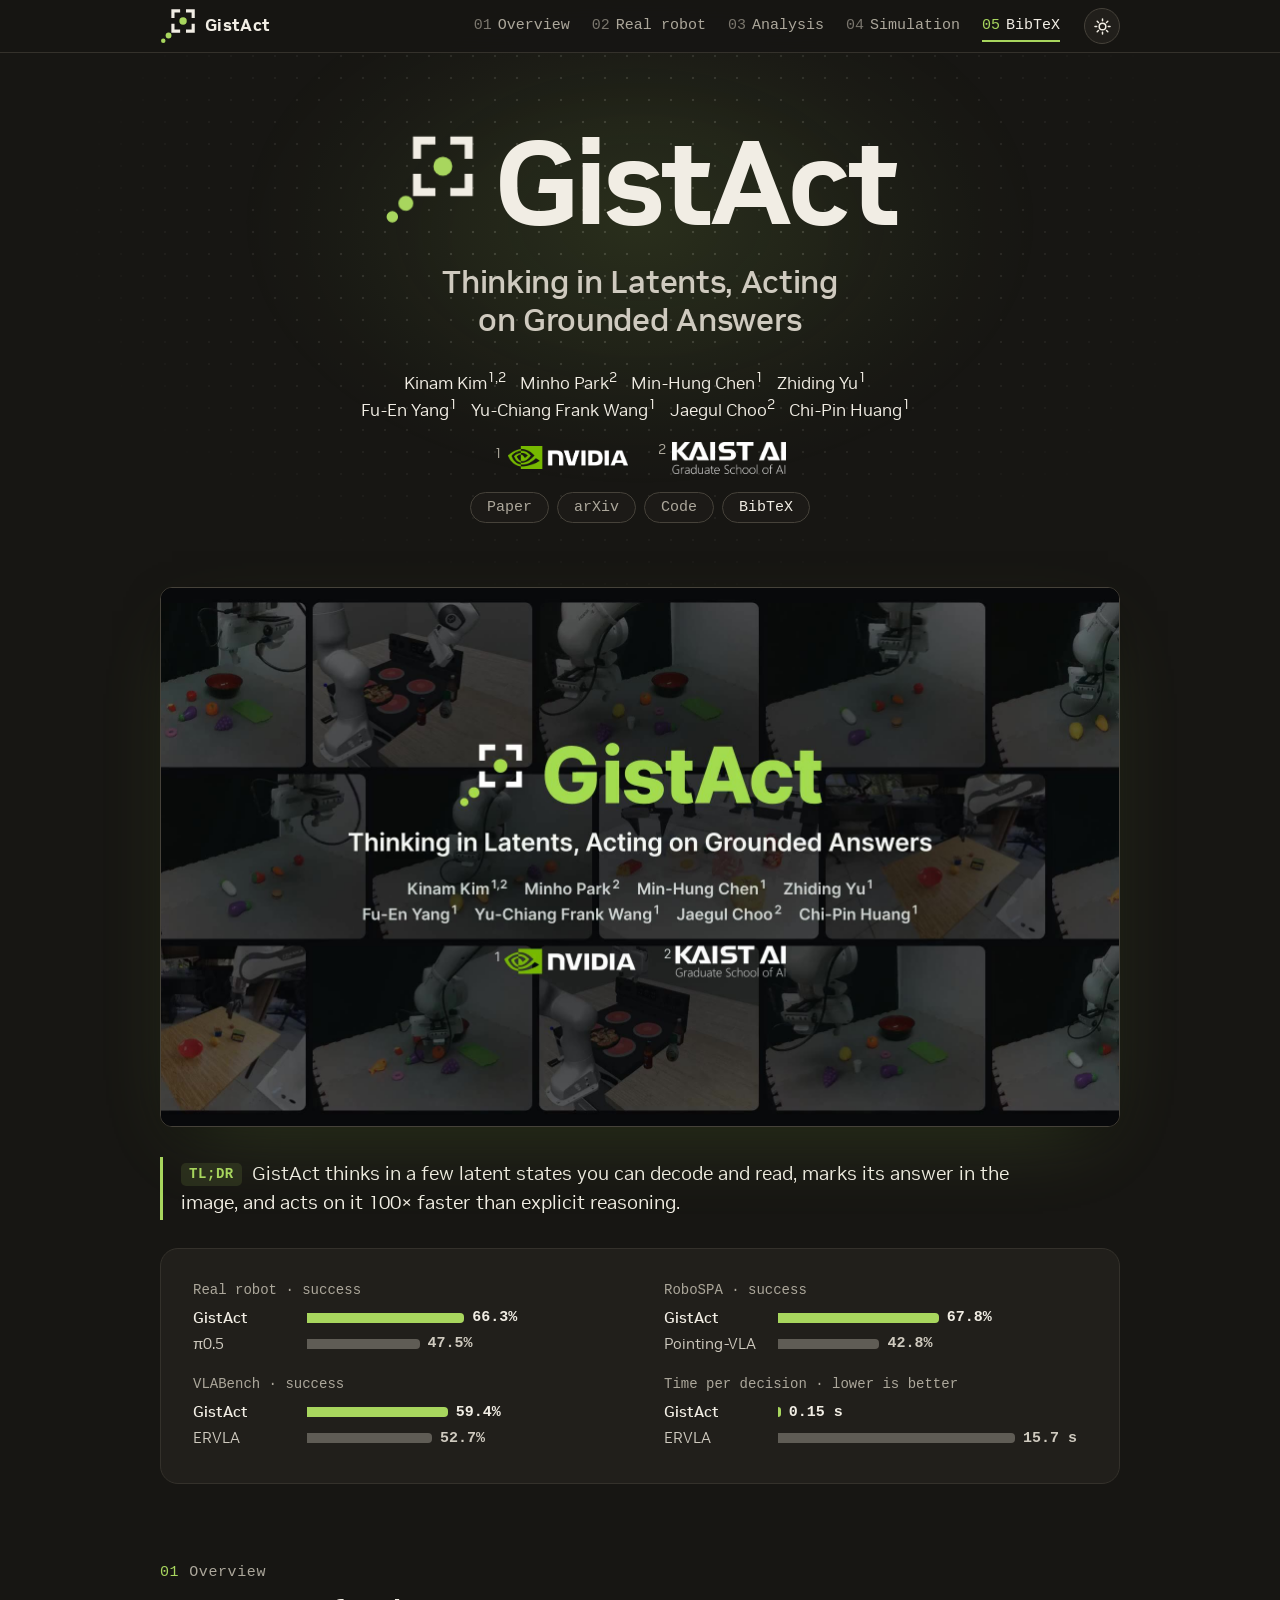
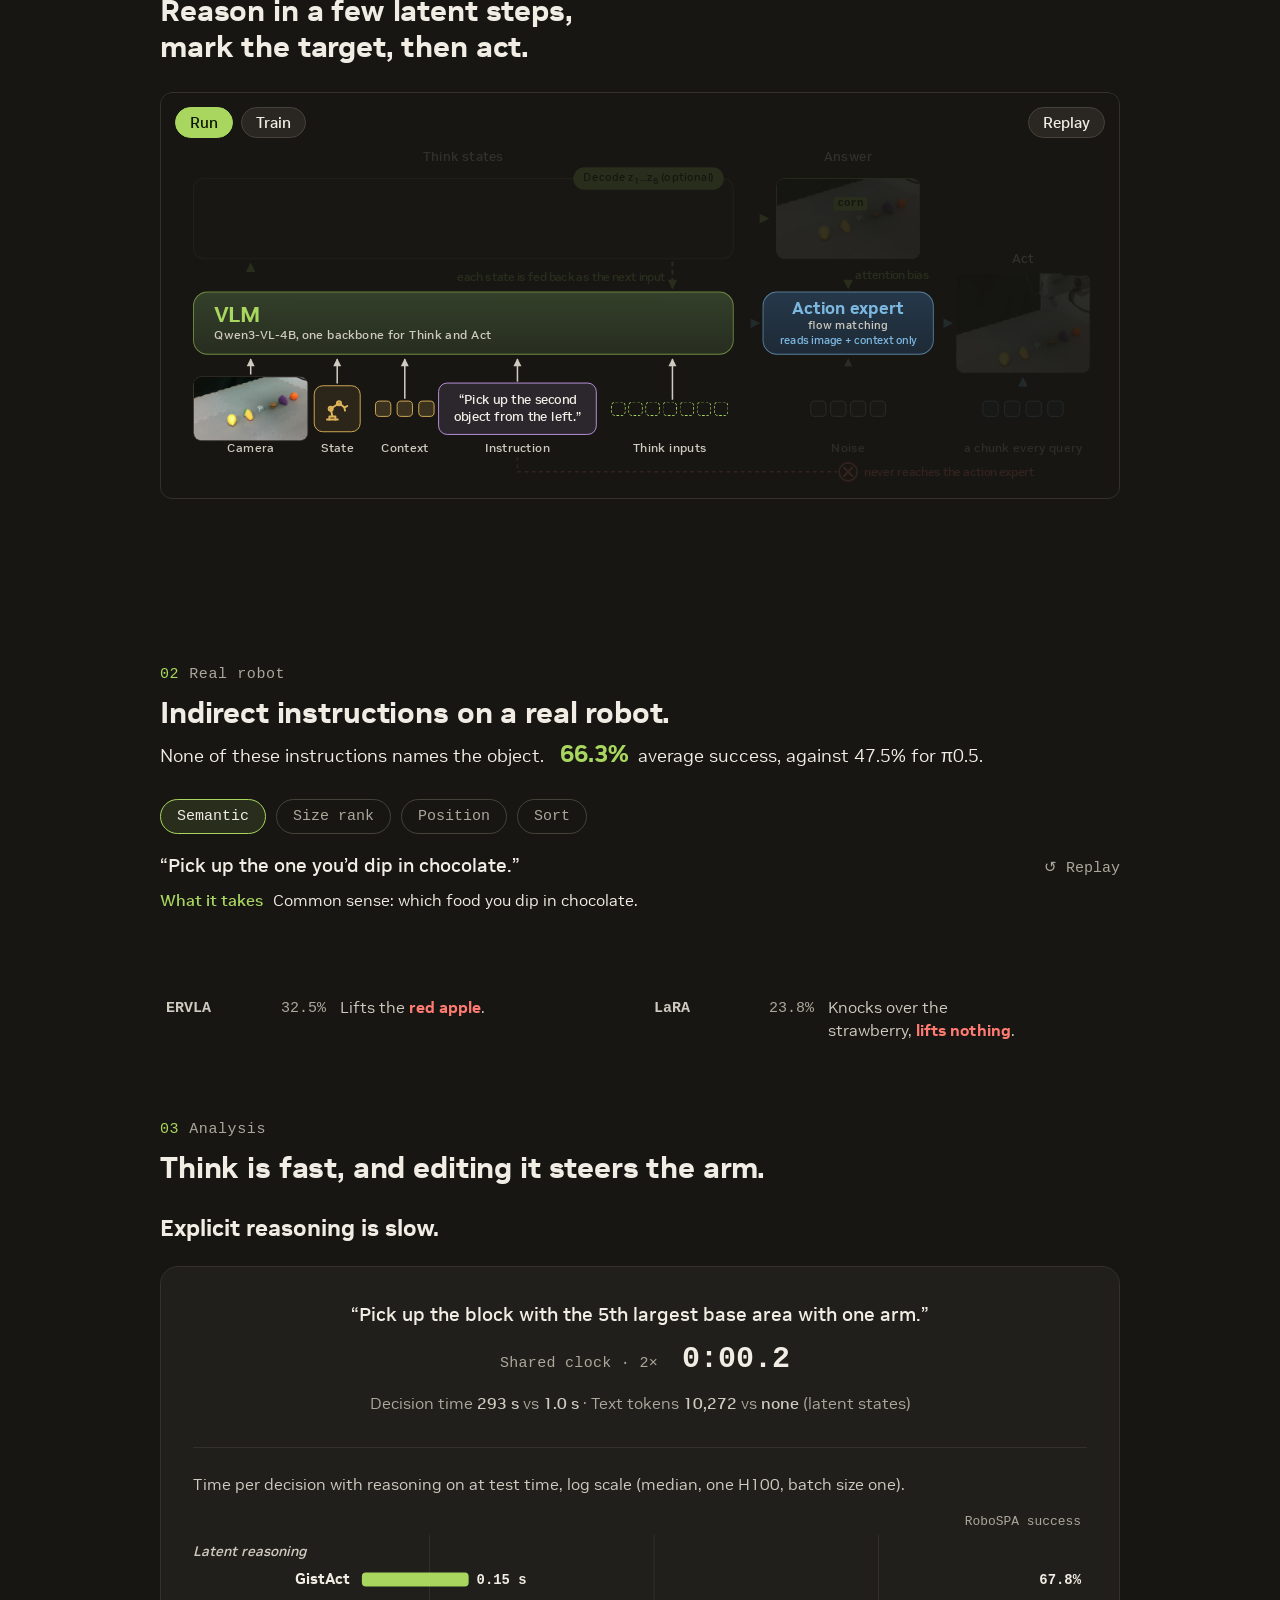
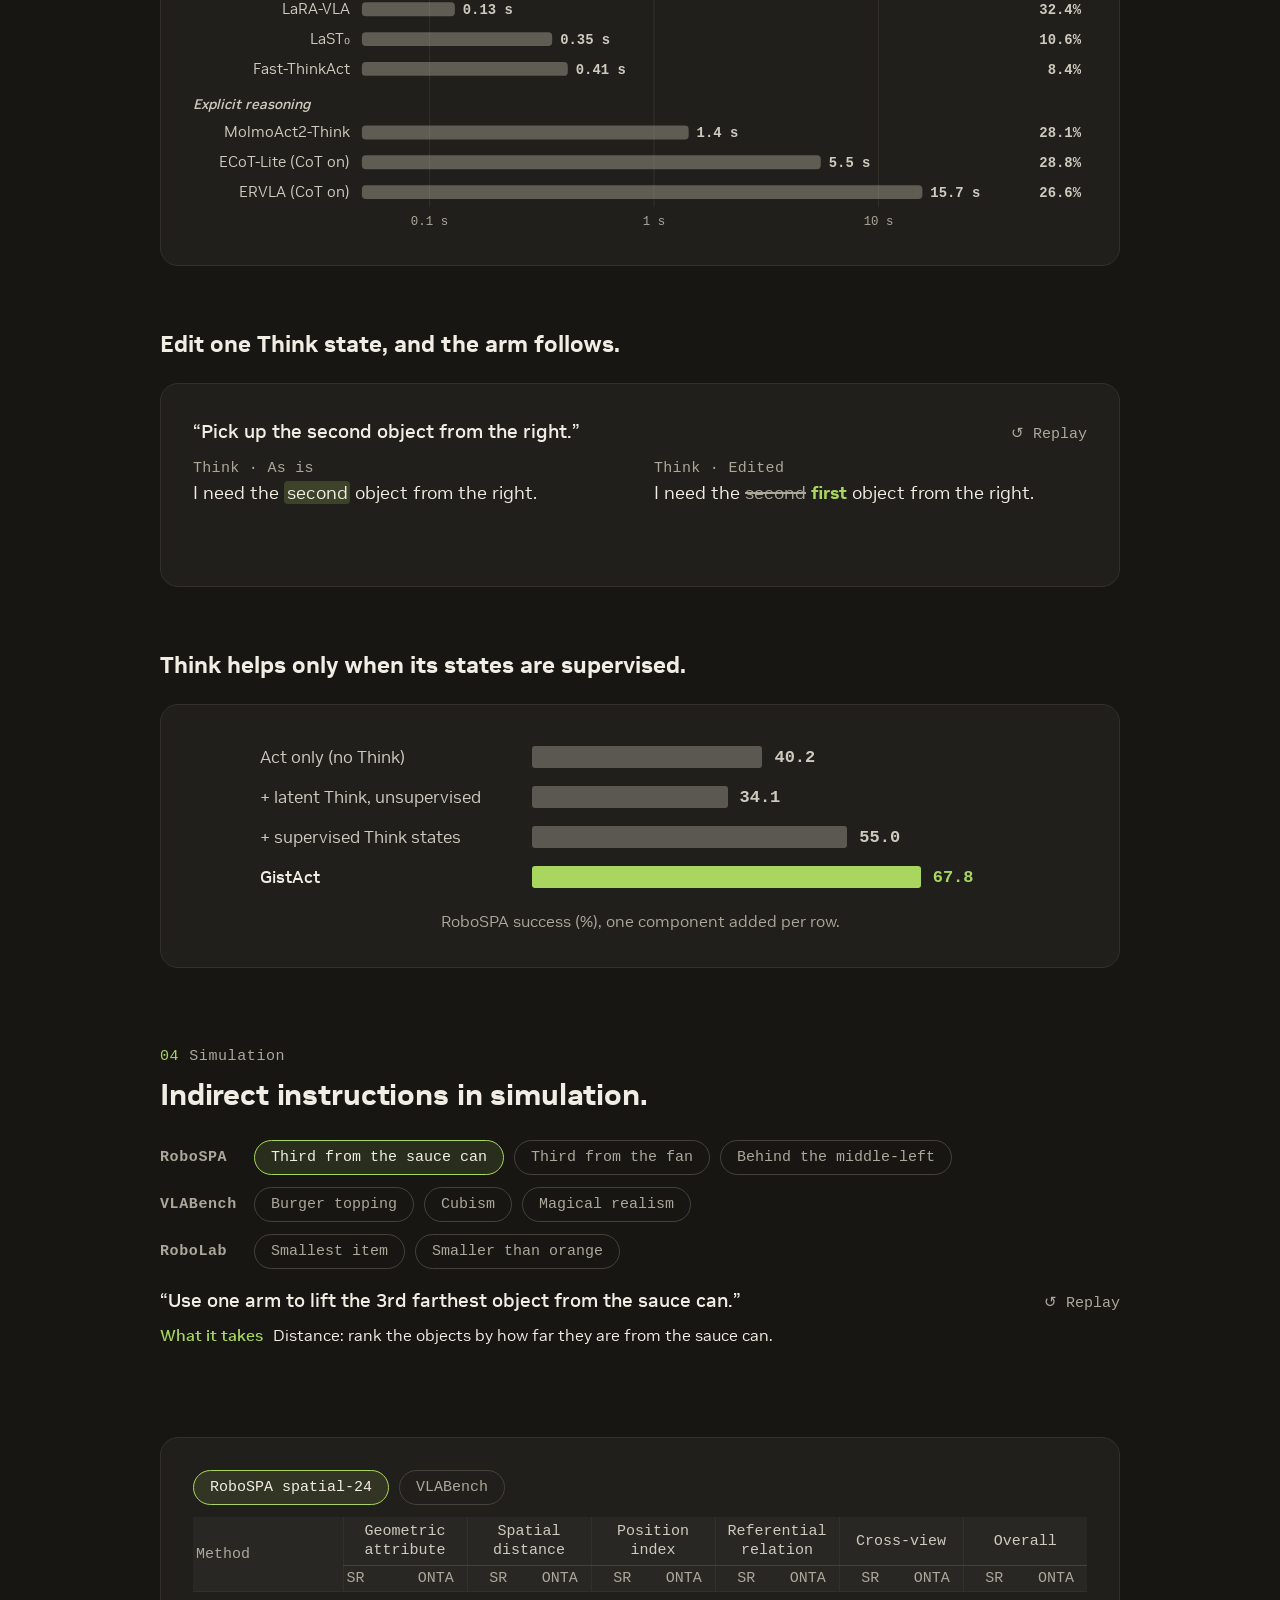
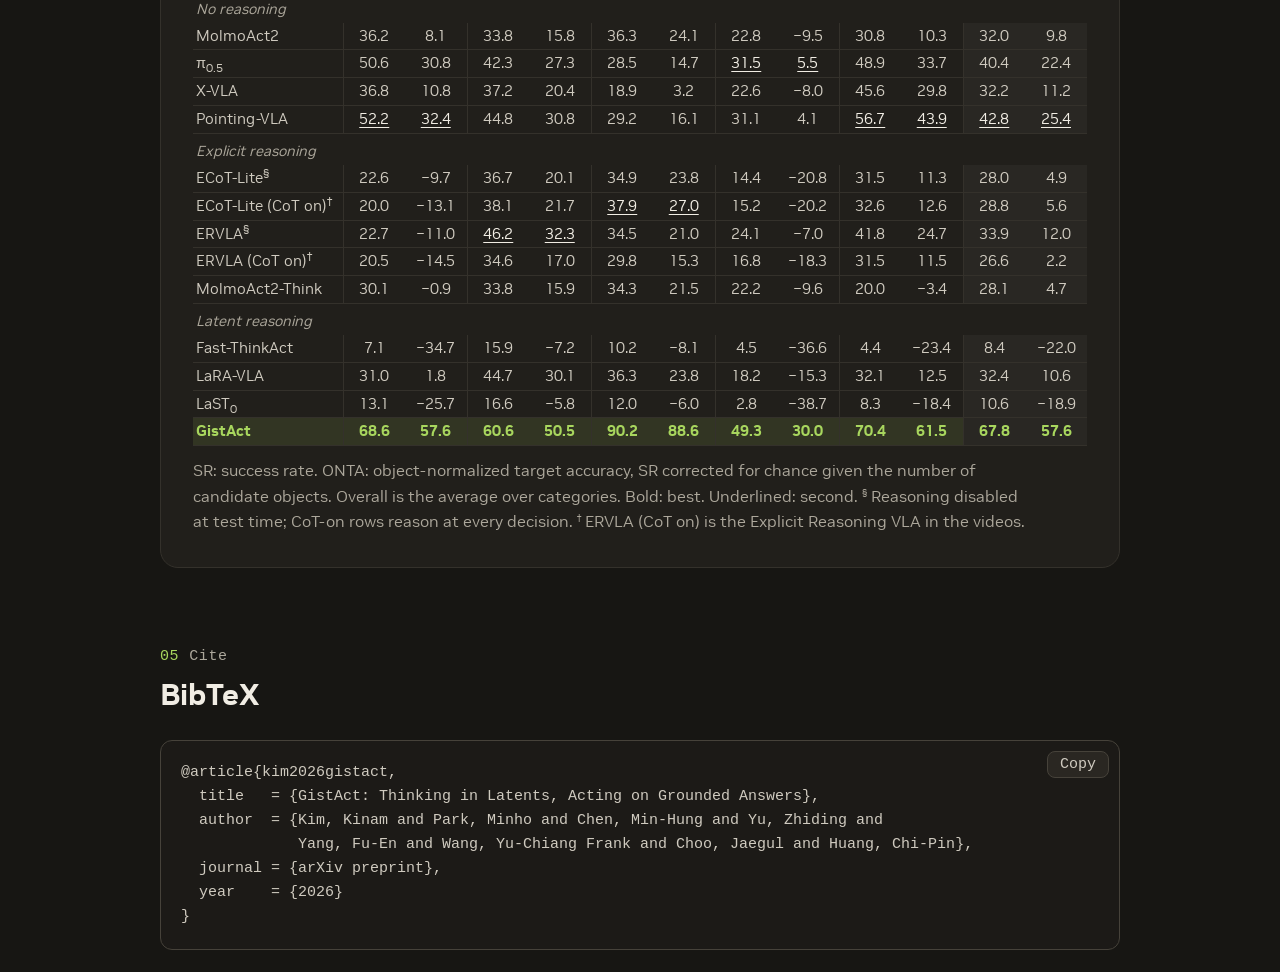
<file: index.html>
<!DOCTYPE html>
<meta charset="utf-8">
<html lang="en">
<head>
<meta name="robots" content="noindex, nofollow">
<meta name="viewport" content="width=device-width, initial-scale=1">
<title>GistAct: Thinking in Latents, Acting on Grounded Answers</title>
<meta name="description" content="GistAct works out hard instructions in a few supervised latent states, ends on an answer drawn in the image, and acts on it at the speed of a plain policy.">
<meta name="theme-color" content="#171613">
<script>try{document.documentElement.dataset.theme=localStorage.getItem('gistact-theme')==='light'?'light':'dark'}catch(e){document.documentElement.dataset.theme='dark'}</script>
<link rel="stylesheet" href="static/css/style.css?v=c72d4e8">
<script src="static/js/theme_toggle.js?v=c72d4e8"></script>
</head>
<body>
<a class="skip" href="#main">Skip to content</a>

<nav class="nav" aria-label="Sections">
  <div class="wrap">
    <a class="brand" href="#top"><svg class="gm" width="24" height="24" viewBox="0 0 32 32" aria-hidden="true"><circle cx="2.9" cy="29.1" r="2" style="fill:var(--acc)"/><circle cx="7.6" cy="24.4" r="2.6" style="fill:var(--acc)"/><path d="M11.5 7.5v-5h5M24.5 2.5h5v5M29.5 15.5v5h-5M16.5 20.5h-5v-5" fill="none" stroke="currentColor" stroke-width="2.8" stroke-linecap="square"/><circle cx="20.5" cy="11.5" r="3.3" style="fill:var(--acc)"/></svg><span>GistAct</span></a>
    <div class="links">
      <a href="#overview"><i>01</i>Overview</a>
      <a href="#real"><i>02</i>Real<span class="xl"> robot</span></a>
      <a href="#analysis"><i>03</i>Analysis</a>
      <a href="#sim"><i>04</i>Sim<span class="xl">ulation</span></a>
      <a href="#bibtex"><i>05</i>BibTeX</a>
    </div>
    <button class="tt" type="button" data-theme-toggle aria-label="Switch to light mode">
      <svg class="sun" viewBox="0 0 24 24" aria-hidden="true"><circle cx="12" cy="12" r="4.2"/><path d="M12 2.5v2.2M12 19.3v2.2M2.5 12h2.2M19.3 12h2.2M5.3 5.3l1.6 1.6M17.1 17.1l1.6 1.6M5.3 18.7l1.6-1.6M17.1 6.9l1.6-1.6"/></svg>
      <svg class="moon" viewBox="0 0 24 24" aria-hidden="true"><path d="M20.2 14.6A8.4 8.4 0 0 1 9.4 3.8a8.4 8.4 0 1 0 10.8 10.8z"/></svg>
    </button>
  </div>
</nav>

<main id="main">
<header class="hero" id="top">
  <div class="wrap">
    <h1><span class="wm"><svg class="hm" viewBox="0 0 32 32" aria-hidden="true"><circle class="d1" cx="2.9" cy="29.1" r="2"/><circle class="d2" cx="7.6" cy="24.4" r="2.6"/><path class="bx" d="M11.5 7.5v-5h5M24.5 2.5h5v5M29.5 15.5v5h-5M16.5 20.5h-5v-5"/><circle class="d3" cx="20.5" cy="11.5" r="3.3"/></svg>GistAct</span><span class="st">Thinking in Latents, Acting on Grounded Answers</span></h1>
    <p class="authors"><span>Kinam Kim<sup>1,2</sup></span> <span>Minho Park<sup>2</sup></span> <span>Min-Hung Chen<sup>1</sup></span> <span>Zhiding Yu<sup>1</sup></span> <span>Fu-En Yang<sup>1</sup></span> <span>Yu-Chiang Frank Wang<sup>1</sup></span> <span>Jaegul Choo<sup>2</sup></span> <span>Chi-Pin Huang<sup>1</sup></span></p>
    <div class="meta">
    <div class="affils">
      <span class="il"><sup>1</sup><img class="nv lg-l" src="static/img/logos/nvidia.png" alt="NVIDIA"><img class="nv lg-d" src="static/img/logos/nvidia_dark.png" alt="NVIDIA"></span><span class="il"><sup>2</sup><img class="ka lg-l" src="static/img/logos/kaist_ai.png" alt="KAIST AI"><img class="ka lg-d" src="static/img/logos/kaist_ai_dark.png" alt="KAIST AI"></span>
    </div>
    <div class="pills">
      <span class="pill off" title="Available with the paper">Paper</span>
      <span class="pill off" title="Available with the paper">arXiv</span>
      <span class="pill off" title="Available with the code">Code</span>
      <a class="pill" href="#bibtex">BibTeX</a>
    </div>
    </div>
  </div>
</header>

<div class="wrap tz">
  <div class="teaser">
    <video id="teaser" muted loop playsinline preload="metadata" poster="static/media/teaser.jpg?v=c72d4e8" aria-label="Overview video"><source src="static/media/teaser.mp4?v=c72d4e8" type="video/mp4"></video>
  </div>
</div>
<div class="wrap">
  <p class="tzcap">On a real robot and in three simulators, GistAct finds the right object even when the instruction never names it.</p>
  <p class="tldr"><span class="tl">TL;DR</span>GistAct thinks in a few latent states you can decode and read, marks its answer in the image, and acts on it 100× faster than explicit reasoning.</p>
  <div class="stats card" role="group" aria-label="Main results">
    <figure class="sm"><figcaption>Real robot · success</figcaption>
      <div class="br me" style="--f:0.663" title="GistAct: 66.3%"><span>GistAct</span><i></i><b>66.3%</b></div>
      <div class="br" style="--f:0.475" title="π0.5: 47.5%"><span>π0.5</span><i></i><b>47.5%</b></div>
    </figure>
    <figure class="sm"><figcaption>RoboSPA · success</figcaption>
      <div class="br me" style="--f:0.678" title="GistAct: 67.8%"><span>GistAct</span><i></i><b>67.8%</b></div>
      <div class="br" style="--f:0.428" title="Pointing-VLA: 42.8%"><span>Pointing-VLA</span><i></i><b>42.8%</b></div>
    </figure>
    <figure class="sm"><figcaption>VLABench · success</figcaption>
      <div class="br me" style="--f:0.594" title="GistAct: 59.4%"><span>GistAct</span><i></i><b>59.4%</b></div>
      <div class="br" style="--f:0.527" title="ERVLA: 52.7%"><span>ERVLA</span><i></i><b>52.7%</b></div>
    </figure>
    <figure class="sm"><figcaption>Time per decision · lower is better</figcaption>
      <div class="br me" style="--f:0.012" title="GistAct: 0.15 s"><span>GistAct</span><i></i><b>0.15&nbsp;s</b></div>
      <div class="br" style="--f:1.000" title="ERVLA: 15.7 s"><span>ERVLA</span><i></i><b>15.7&nbsp;s</b></div>
    </figure>
  </div>
</div>

<section id="overview">
  <div class="wrap">
    <div class="head rv">
      <p class="eyebrow"><i>01</i>Overview</p>
      <h2>Reason in a few latent steps, mark the target, then act.</h2>
    </div>
    <iframe class="m1 rv" id="m1" src="static/arch/m1.html?v=c72d4e8" title="GistAct model: inference and training, animated" loading="lazy"></iframe>
  </div>
</section>

<section id="real">
  <div class="wrap">
    <div class="head rv">
      <p class="eyebrow"><i>02</i>Real robot</p>
      <h2>Indirect instructions on a real robot.</h2>
      <p class="cue">None of these instructions names the object. <span class="num"><b>66.3%</b> average success, against 47.5% for π0.5.</span></p>
    </div>
    <div class="tabs rv" id="realTabs" role="tablist" aria-label="Instruction type"></div>
    <div class="rv" id="realPlayer"></div>
  </div>
</section>

<section id="analysis">
  <div class="wrap">
    <div class="head rv">
      <p class="eyebrow"><i>03</i>Analysis</p>
      <h2>Think is fast, and editing it steers the arm.</h2>
    </div>
    <div class="sub" id="speed">
      <div class="head rv"><h3>Explicit reasoning is slow.</h3></div>
      <div class="card"><div class="race rv" id="race"></div>
        <div class="chartblk rv"><p class="chcap">Time per decision with reasoning on at test time, log scale (median, one H100, batch size one).</p><div id="latChart"></div></div></div>
    </div>
    <div class="sub" id="steer">
      <div class="head rv"><h3>Edit one Think state, and the arm follows.</h3></div>
      <div class="card">
      <div class="rv" id="steerPlayer"></div>
      </div>
    </div>
    <div class="sub" id="ablate">
      <div class="head rv"><h3>Think helps only when its states are supervised.</h3></div>
      <div class="card"><figure class="abl rv">
        <div class="ar"><span>Act only (no Think)</span><i style="--v:40.2"></i><b>40.2</b></div>
        <div class="ar"><span>+ latent Think, unsupervised</span><i style="--v:34.1"></i><b>34.1</b></div>
        <div class="ar"><span>+ supervised Think states</span><i style="--v:55.0"></i><b>55.0</b></div>
        <div class="ar me"><span>GistAct</span><i style="--v:67.8"></i><b>67.8</b></div>
        <figcaption>RoboSPA success (%), one component added per row.</figcaption>
      </figure></div>
    </div>
  </div>
</section>

<section id="sim">
  <div class="wrap">
    <div class="head rv">
      <p class="eyebrow"><i>04</i>Simulation</p>
      <h2>Indirect instructions in&nbsp;simulation.</h2>
    </div>
    <div class="tabs rv" id="simTabs" role="tablist" aria-label="Benchmark"></div>
    <div class="rv" id="simPlayer"></div>
    <div class="tablewrap card rv" id="simTable"></div>
  </div>
</section>

<section id="bibtex">
  <div class="wrap">
    <div class="head"><p class="eyebrow"><i>05</i>Cite</p><h2>BibTeX</h2></div>
    <div class="bibbox"><button class="copy" id="copyBib" type="button">Copy</button>
<pre id="bib">@article{kim2026gistact,
  title   = {GistAct: Thinking in Latents, Acting on Grounded Answers},
  author  = {Kim, Kinam and Park, Minho and Chen, Min-Hung and Yu, Zhiding and
             Yang, Fu-En and Wang, Yu-Chiang Frank and Choo, Jaegul and Huang, Chi-Pin},
  journal = {arXiv preprint},
  year    = {2026}
}</pre></div>
  </div>
</section>
</main>


<script src="static/js/data.js?v=c72d4e8"></script>
<script src="static/js/think.js?v=c72d4e8" onerror="void 0"></script>
<script src="static/js/real_v2.js?v=c72d4e8" onerror="void 0"></script>
<script src="static/js/real_baselines.js?v=c72d4e8" onerror="void 0"></script>
<script src="static/js/edit_v2.js?v=c72d4e8" onerror="void 0"></script>
<script src="static/js/grasp.js?v=c72d4e8" onerror="void 0"></script>
<script src="static/js/real_fr3.js?v=c72d4e8" onerror="void 0"></script>
<script src="static/js/robolab_lb.js?v=c72d4e8" onerror="void 0"></script>
<script src="static/js/sim_v2.js?v=c72d4e8" onerror="void 0"></script>
<script src="static/js/race_v3.js?v=c72d4e8" onerror="void 0"></script>
<script src="static/js/extras.js?v=c72d4e8" onerror="void 0"></script>
<script src="static/js/main.js?v=c72d4e8"></script>
</body>
</html>
</file>
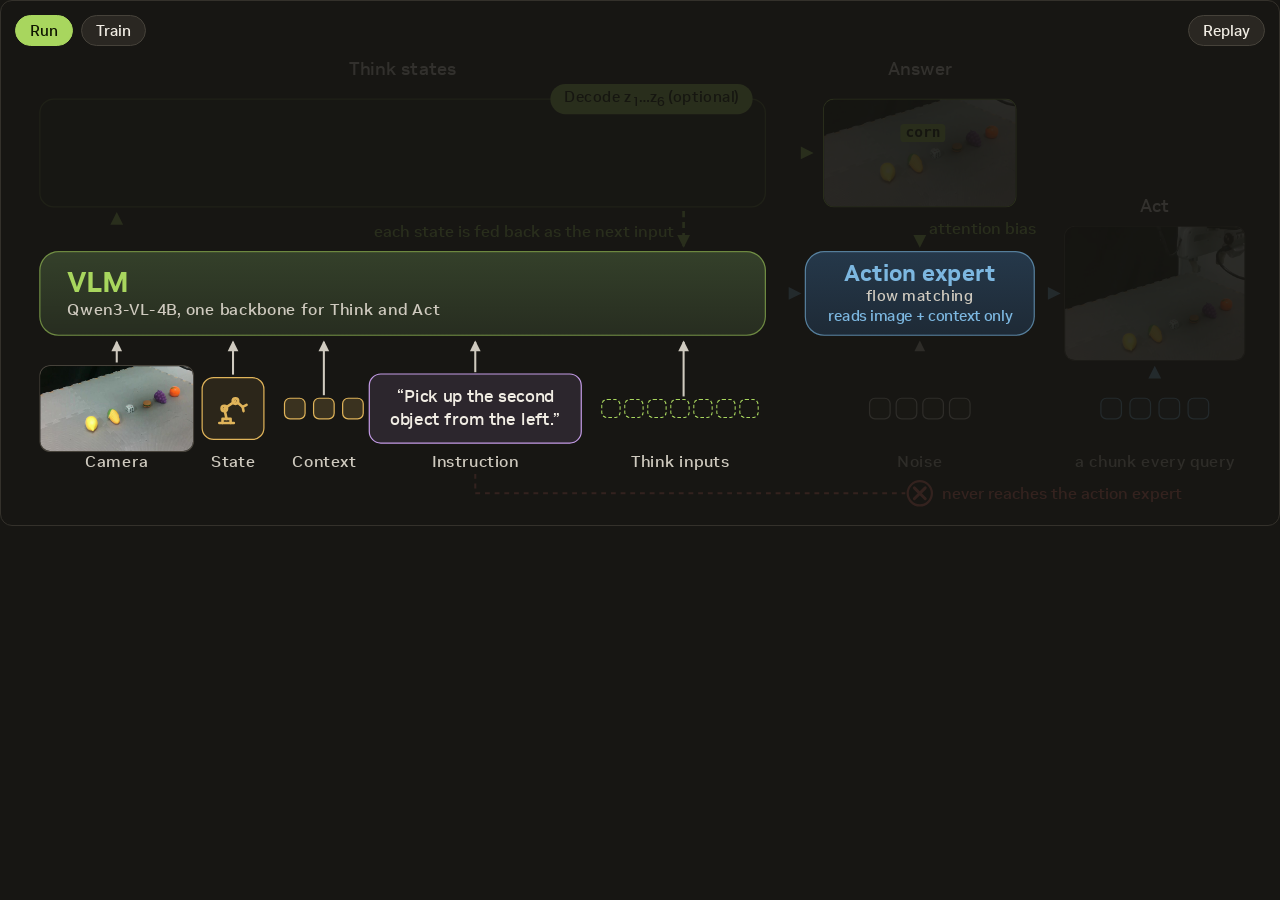
<file: static/arch/m1.html>
<!DOCTYPE html>
<meta charset="utf-8">
<html lang="en">
<head>
<meta name="viewport" content="width=device-width, initial-scale=1">
<title>GistAct model animation</title>
<style>
@font-face{font-family:"NVIDIA Sans";src:url("../fonts/NVIDIASans_Rg.woff") format("woff");font-weight:400}
@font-face{font-family:"NVIDIA Sans";src:url("../fonts/NVIDIASans_Md.woff") format("woff");font-weight:500 600}
@font-face{font-family:"NVIDIA Sans";src:url("../fonts/NVIDIASans_Bd.woff") format("woff");font-weight:700 900}
:root{
  --bg:#171613; --panel:#211f1b; --panel2:#2a2722; --line:#34312b; --line2:#46423a;
  --text:#f1ede4; --text2:#cfcabf;
  --acc:#a8d65e; --acc-ink:#0f1600; --acc-soft:rgba(168,214,94,.14); --bad:#ff7b72;
  --act:#7cb7e0; --act-soft:rgba(124,183,224,.14); --ctx:#e0b45a; --ins:#c39be6; --sup:#e9a35a;
  --sans:"NVIDIA Sans",-apple-system,BlinkMacSystemFont,"Segoe UI",Roboto,"Apple SD Gothic Neo",sans-serif;
  --mono:ui-monospace,SFMono-Regular,Menlo,Consolas,monospace;
}
*{box-sizing:border-box}
/* an iframe whose color-scheme differs from the dark page gets an opaque white canvas: paint our own and match the page's 12 px radius */
html{background:var(--bg);color-scheme:dark}html.vid{--bg:#07090a}
body{margin:0;background:transparent;color:var(--text);font:400 17px/1.6 var(--sans)}
.fig{border-radius:12px}
.wrap{max-width:1300px;margin:0 auto;padding:28px 16px 80px}
h1{font-size:28px;margin:0 0 6px}
.sub{color:var(--text2);margin:0 0 18px;max-width:900px}
.card{background:var(--panel);border:1px solid var(--line);border-radius:14px;padding:18px;margin-bottom:26px}
.card.rec{border-color:var(--acc)}
.card h2{font-size:22px;margin:0 0 4px}
.card h2 code{color:var(--acc);font:700 20px var(--mono);margin-right:8px}
.ref img{width:100%;border-radius:10px;border:1px solid var(--line);display:block}
.fig{background:var(--bg);border:1px solid var(--line);border-radius:12px;padding:14px 14px 10px}
.bar{display:flex;flex-wrap:wrap;gap:8px;align-items:center;margin:0 0 4px}
.bar button{font:500 15px var(--sans);color:var(--text);background:var(--panel2);border:1px solid var(--line2);border-radius:999px;padding:5px 14px;cursor:pointer}
.bar button.on{background:var(--acc);color:var(--acc-ink);border-color:var(--acc)}
.bar .sp{flex:1}
.cap{display:none}

/* canvas: 1032 wide, drawn in canvas px and scaled to the card */
.host{position:relative;width:100%;overflow:hidden auto;overflow-x:auto;overflow-y:hidden;transition:height .5s ease}
.cv{position:absolute;left:0;top:0;width:1032px;height:480px;transform-origin:0 0;transition:transform .5s ease}
.cv>*{position:absolute}
.n{transition:opacity .5s ease}
.cv.play .n:not(.on){opacity:.12}
.lab{font:500 13.5px/1 var(--sans);color:var(--text2);text-align:center;white-space:nowrap}
.ttl{font:600 14.5px/1 var(--sans);color:var(--text);text-align:center;white-space:nowrap}
.blk{border-radius:16px;display:flex;flex-direction:column;justify-content:center;transition:box-shadow .4s}
.blk b{font:700 24px/1.15 var(--sans)}
.blk small{font:500 13.5px/1.3 var(--sans);color:var(--text2)}
.vlm{padding:0 22px;background:linear-gradient(180deg,#34402a,#272d20);border:1.5px solid color-mix(in srgb,var(--acc) 55%,transparent)}
.vlm b{color:var(--acc)}
.ae{align-items:center;text-align:center;background:linear-gradient(180deg,#25384a,#1e2a36);border:1.5px solid color-mix(in srgb,var(--act) 60%,transparent)}
.ae b{font-size:19px;color:var(--act)}
.ae small{font-size:12.5px;line-height:1.35}
.ae small.feat{font-size:12px}
.ae small.feat{color:var(--act)}
.vlm.busy{animation:glowg 1.2s ease-in-out infinite}
.ae.busy{animation:glowb 1.2s ease-in-out infinite}
@keyframes glowg{50%{box-shadow:0 0 0 3px rgba(168,214,94,.35)}}
@keyframes glowb{50%{box-shadow:0 0 0 3px rgba(124,183,224,.4)}}
.panel{border:1.5px solid color-mix(in srgb,var(--acc) 45%,transparent);border-radius:12px;background:rgba(168,214,94,.05)}
.frame{border-radius:9px;overflow:hidden;clip-path:inset(0 round 9px);border:1.5px solid var(--line2);background:#000;transition:border-color .3s}   /* clip-path: a <video> layer escaped the rounded overflow clip */
.frame.acc{border-color:var(--acc)}
.frame img,.frame video{position:absolute;max-width:none;display:block}
.frame svg{position:absolute;inset:0;width:100%;height:100%}
.ins{border:1.5px solid var(--ins);background:rgba(195,155,230,.12);border-radius:10px;padding:0 12px;font:500 14px/1.35 var(--sans);color:var(--text);display:flex;align-items:center;justify-content:center;text-align:center}
.tok{position:absolute;top:0;width:18px;height:18px;border-radius:5px;border:1.5px solid}
.tok.ctx{border-color:var(--ctx);background:rgba(224,180,90,.18)}
.tok.nz{border-color:var(--text2);background:var(--panel2)}
.tok.act{border-color:var(--act);background:var(--act-soft)}
.tok.slot{width:16px;height:16px;top:1px;border-color:var(--acc);background:transparent;border-style:dashed;transition:background .35s}
.tok.slot.f{background:var(--acc);border-style:solid}
.icon{border:1.5px solid var(--ctx);border-radius:10px;background:rgba(224,180,90,.1);display:grid;place-items:center;color:var(--ctx)}
.icon svg{width:32px;height:32px;fill:none;stroke:currentColor;stroke-width:1.6;stroke-linecap:round;stroke-linejoin:round}
.zc{display:inline-flex;align-items:center;gap:5px;height:30px;padding:0 8px;border-radius:8px;background:var(--acc-soft);border:1.5px solid color-mix(in srgb,var(--acc) 55%,transparent);color:var(--acc);font:600 14px/1 var(--mono);white-space:nowrap;transition:border-color .3s,box-shadow .3s}
.zc svg{width:20px;height:14px;fill:currentColor;flex:none}
.zc.V svg{width:14px;height:14px}
.zc b{font-weight:600}
.zc sub{font-size:.72em;line-height:0;vertical-align:-.25em;margin-left:1px}
.zc i{font-style:normal;color:var(--text2);font-weight:500;margin-left:2px}
.zc.E{background:var(--acc);color:var(--acc-ink);border-color:var(--acc);padding:0 11px}
.zw{display:flex;justify-content:center}
.zw .zc{width:100%;justify-content:center}
/* Think chips: an empty dashed slot waits until its chip arrives */
.zw::before{content:"";position:absolute;inset:0;border:1.5px dashed color-mix(in srgb,var(--acc) 40%,transparent);border-radius:8px;opacity:0;transition:opacity .25s ease}
.cv.play.th .zw:not(.on)::before{opacity:1}
.cv.play .zw.n:not(.on){opacity:1}
/* one at a time: each chip fades and rises into its slot (no blur, no overshoot), then a short glow fades off it */
.cv.play .zw .zc{transition:opacity .38s cubic-bezier(.22,1,.36,1),transform .38s cubic-bezier(.22,1,.36,1),box-shadow .6s ease-out}
.cv.play .zw:not(.on) .zc{opacity:0;transform:translateY(6px) scale(.94)}
.cv.play .zw.new .zc{box-shadow:0 0 0 3px rgba(168,214,94,.35);transition:opacity .38s cubic-bezier(.22,1,.36,1),transform .38s cubic-bezier(.22,1,.36,1),box-shadow .15s ease-out}
svg.ov{left:0;top:0;width:1032px;height:480px;overflow:visible;pointer-events:none}
.ar{fill:none;stroke:var(--text2);stroke-width:1.7}
.ar.acc{stroke:var(--acc);stroke-width:2.2}
.ar.act{stroke:var(--act);stroke-width:2.2}
.ar.dash{stroke-dasharray:5 4}
.ar.bad{stroke:var(--bad);stroke-dasharray:4 4}
.al{font:500 13px var(--sans);fill:var(--text2)}
.al.acc{fill:var(--acc)} .al.act{fill:var(--act)} .al.bad{fill:var(--bad)} .al.sup{fill:var(--sup);font-weight:600}
.xc{fill:var(--bg);stroke:var(--bad);stroke-width:1.8}.x{stroke:var(--bad);stroke-width:2.4;stroke-linecap:round}
.cv.play .draw{stroke-dasharray:var(--len);stroke-dashoffset:var(--len)}
.cv.play .on .draw{transition:stroke-dashoffset .7s ease-out;stroke-dashoffset:0}
.frame .tagh{position:absolute;height:15px;padding:0 4px;border-radius:3px;background:var(--acc);color:var(--acc-ink);font:600 12px/15px var(--mono)}
.trap{clip-path:polygon(10% 0,90% 0,100% 100%,0 100%);background:color-mix(in srgb,var(--sup) 28%,var(--panel));color:var(--text);font:600 11.5px/1.15 var(--sans);padding:5px 12px;text-align:center;flex:none}
.trap.inv{clip-path:polygon(0 0,100% 0,90% 100%,10% 100%)}
.eq{font:700 14px var(--mono);color:var(--sup)}
.loss{font:600 12.5px var(--mono);color:var(--sup)}
.q{font-style:italic;color:var(--text)}
.crop{width:34px;height:34px;border-radius:6px;border:1.5px solid var(--sup);flex:none;background-repeat:no-repeat}
/* inspection: the Think panel opens up into the decoded trace (the overview's content) */
.insp{z-index:6;background:var(--bg);border:1.5px solid color-mix(in srgb,var(--acc) 55%,transparent);border-radius:14px;opacity:0;pointer-events:none;
  clip-path:inset(32px 390px 248px 0 round 12px);transition:clip-path 1.2s cubic-bezier(.45,0,.2,1),opacity .3s}
.insp.arm{opacity:1}
.cv>:not(.insp){transition:opacity .45s ease}
.cv.inspecting>:not(.insp){opacity:0!important;visibility:hidden;transition:opacity .45s ease,visibility 0s .45s}.insp.open{clip-path:inset(0 0 0 0 round 14px);pointer-events:auto}
.cv.train .insp{display:none}
/* train: the diagram steps aside for one worked example of state supervision */
.cv.train>:not(.trs){opacity:0!important;visibility:hidden;pointer-events:none}
.trs{opacity:0;pointer-events:none;transition:opacity .45s ease}.cv.train .trs{opacity:1;pointer-events:auto}
.trs>*,.scn>*{position:absolute}
.sw{transition:opacity .35s ease,transform .35s ease}.sw .zc{width:100%;justify-content:center;transition:border-color .3s,box-shadow .3s}
.trs.focus .sw:not(.cur){opacity:.4}
.sw.cur{transform:translateY(-2px)}.sw.cur .zc{border-color:var(--sup);box-shadow:0 0 0 3px rgba(233,163,90,.35)}.sw.cur .zc.E{background:var(--sup)}
.lt{font:600 12.5px/1 var(--mono);color:var(--sup);text-align:center;opacity:0;transition:opacity .4s ease}.lt.on{opacity:1}
.lact{font:500 13.5px/1.35 var(--sans);color:var(--text);opacity:0;transition:opacity .4s ease}.lact.on{opacity:1}.lact b{font:600 13px var(--mono);color:var(--sup)}
.scn{inset:0;opacity:0;transition:opacity .5s ease}.scn.on{opacity:1}
.st{font:600 14px/1.2 var(--sans);color:var(--text);text-align:center}
.st.p{color:var(--acc)}.st.t{color:var(--sup)}
.scn .trap{display:flex;flex-direction:column;justify-content:center;height:62px;font-size:13px}
.scn .trap small{font:500 11.5px/1.2 var(--sans);color:var(--text2);margin-top:3px}
.g rect{transition:fill-opacity .26s ease}
.br{opacity:0;transition:opacity .4s ease}.br.on{opacity:1}
.mid{display:flex;flex-direction:column;align-items:center;gap:9px;text-align:center}
.mid .big{font:700 34px/1 var(--mono);color:var(--sup)}
.track{width:112px;height:7px;border-radius:4px;background:var(--panel2);overflow:hidden}.track i{display:block;height:100%;width:100%;background:var(--sup);transition:width .26s ease}
.track.tp i{background:var(--acc);width:0}
.mid small{font:500 12px/1 var(--sans);color:var(--text2);margin-bottom:-4px}
.fade{opacity:0;transition:opacity .45s ease}.fade.on{opacity:1}
.frow{display:flex;align-items:center;gap:10px;font:500 14px/1.35 var(--sans);color:var(--text)}
.frow .trap{height:auto}
.vh{width:18px;height:18px;border-radius:5px;background:var(--acc);flex:none}
.vec{background:var(--panel);border:1px solid var(--line);border-radius:9px}.vec i{position:absolute;width:9px;border-radius:2px;transition:top .26s ease,height .26s ease}
.vec.p i{background:var(--acc)}.vec.t i{background:var(--sup)}
.vec::before{content:"";position:absolute;left:0;right:0;top:75px;border-top:1px solid var(--line2)}
.sen{font:500 14px/1.35 var(--sans);color:var(--text);text-align:center;font-style:italic}
.insp>*{position:absolute}
.idec{border:1.5px dashed var(--line2);border-radius:12px}
.idec span{position:absolute;top:-8px;right:14px;padding:0 6px;background:var(--bg);font:500 12.5px/1 var(--mono);color:var(--text2)}
.ir{display:flex;align-items:center;gap:8px;height:30px;opacity:0;transform:translateX(-8px);transition:opacity .4s ease,transform .4s ease}
.ir.on{opacity:1;transform:none}
.ir .cw{width:74px;flex:none;display:flex}.ir .zc{width:100%;justify-content:center}
.ir svg.da{width:26px;height:10px;flex:none}
.ir .dt,.ir .crop{margin-left:12px}
.ir .dt{font:500 14px/1.2 var(--sans);color:var(--text);white-space:nowrap}
.ir .crop{width:34px;height:34px;border-radius:50%;border:2px solid var(--acc)}
.panel .ib{position:absolute;right:10px;top:-13px;padding:3px 11px;font-size:12.5px;transition:background .3s,box-shadow .3s}
.panel .ib.cue{background:var(--sup);animation:cue 1s ease-in-out infinite}
@keyframes cue{50%{box-shadow:0 0 0 6px rgba(233,163,90,.3)}}
.iarr{fill:none;stroke:var(--acc);stroke-width:2.2}
.vb,.ians,.iel{opacity:0;transition:opacity .45s ease}.vb.on,.ians.on,.iel.on{opacity:1}
.iq{font:500 14px/1.35 var(--sans);color:var(--text);text-align:center}
.ib{font:600 13px var(--sans);color:var(--acc-ink);background:var(--acc);border:0;border-radius:999px;padding:5px 12px;cursor:pointer}
/* ?video: the teaser records the canvas alone (Remotion sets the captions) */
body.vid{--bg:#07090a}body.vid .bar,body.vid .cap{display:none}body.vid .fig{border:0;padding:0;border-radius:0;background:var(--bg)}
@media (prefers-reduced-motion:reduce){.n,.zw,.cv.play .on .draw{transition:none}.vlm.busy,.ae.busy{animation:none}}
</style>
</head>
<body>
<div class="fig" id="M1"></div>

<script>
(() => {
'use strict';
const VID = /[?&]video\b/.test(location.search), REDUCED = !VID && matchMedia('(prefers-reduced-motion: reduce)').matches;
if (VID) { document.body.classList.add('vid'); document.documentElement.classList.add('vid'); }
// beat timings (ms); the teaser recording leaves room for its captions (each >= 2.4 s) and ends on the open decoded view
const P = VID ? { lead: 900, feat: 1300, cut: 2600, go: 4400, act: 5200, cue: 7800, cueLen: 2600, row0: 1500, row: 900, hold: 3500 }
  : { lead: 0, feat: 1600, cut: 3400, go: 5200, act: 6100, cue: 8600, cueLen: 2800, row0: 1700, row: 1000, hold: 6000 };
// real robot (Franka FR3), the How-it-works episode: poster, clip (real time, played at 2x), Think trace, answer (think_overrides.js fr3:real_pos06_r0)
const POSTER = '../../static/media/real_fr3_sr/position/gistact.jpg', CLIP = '../../static/media/real_fr3_sr/position/gistact.mp4', IW = 1440, IH = 1080;
const Z = [{ k: 'L', s: 'I need the second object from the left.' }, { k: 'L', s: 'This lemon on the left is first.' }, { k: 'V', hot: [9, 13], r: { cx: .384, cy: .785, rx: .037, ry: .065 } },
  { k: 'L', s: 'This corn next to it is second.' }, { k: 'V', hot: [10, 14], r: { cx: .497, cy: .733, rx: .036, ry: .062 } }, { k: 'L', s: 'So I’ll pick up the corn.' }, { k: 'E' }];
const CORN = { cx: .497, cy: .733, rx: .036, ry: .062 };
// images show the table (the empty wall above it is cut); the Act clip keeps the arm
const CROP = { x: .12, y: .38, w: .8, h: .6 }, CROP_ACT = { x: .1, y: .1, w: .8, h: .8 };
const glyphL = i => `<svg viewBox="0 0 34 20" aria-hidden="true">${[.55, .9, .35, .7, 1, .45, .8, .6].map((h, j) => { const v = .25 + .75 * ((h * 7 + i * .37 + j * .13) % 1); return `<rect x="${(j * 4.4).toFixed(1)}" y="${(20 - 18 * v).toFixed(1)}" width="3" height="${(18 * v).toFixed(1)}" rx="1"/>`; }).join('')}</svg>`;
const glyphV = hot => `<svg viewBox="0 0 22 22" aria-hidden="true">${Array.from({ length: 16 }, (_, j) => `<rect x="${(j % 4) * 5.6}" y="${Math.floor(j / 4) * 5.6}" width="4.6" height="4.6" rx="1" opacity="${hot.includes(j) ? 1 : .22}"/>`).join('')}</svg>`;
const zc = (k, i, hot) => k === 'E' ? `<span class="zc E">END</span>` : `<span class="zc ${k}">${k === 'L' ? glyphL(i) : glyphV(hot)}<b>z${i ? `<sub>${i}</sub>` : ''}</b><i>${k}</i></span>`;
const media = (w, h, tag, C = CROP) => { const W = w / C.w, H = h / C.h; return tag.replace('>', ` style="width:${W.toFixed(1)}px;height:${H.toFixed(1)}px;left:${(-C.x * W).toFixed(1)}px;top:${(-C.y * H).toFixed(1)}px">`); };
const toCrop = (r, w, h) => ({ x: (r.cx - CROP.x) / CROP.w * w, y: (r.cy - CROP.y) / CROP.h * h, rx: r.rx / CROP.w * w, ry: r.ry / CROP.h * h });
// the overview's answer mark: viewfinder brackets plus a name tag above them
const answerMark = (w, h, r, name) => { const g = toCrop(r, w, h), bw = 2 * g.rx + 10, bh = 2 * g.ry + 10, x0 = g.x - bw / 2, y0 = g.y - bh / 2, L = 7, tw = 8 + name.length * 7.4;
  const d = [[x0, y0, 1, 1], [x0 + bw, y0, -1, 1], [x0, y0 + bh, 1, -1], [x0 + bw, y0 + bh, -1, -1]].map(([x, y, sx, sy]) => `M${x.toFixed(1)} ${(y + sy * L).toFixed(1)}L${x.toFixed(1)} ${y.toFixed(1)}L${(x + sx * L).toFixed(1)} ${y.toFixed(1)}`).join('');
  return `<svg viewBox="0 0 ${w} ${h}"><path class="draw" d="${d}" fill="none" stroke="var(--acc)" stroke-width="2.6" stroke-linecap="round"/></svg><span class="tagh" style="left:${x0.toFixed(1)}px;top:${(y0 - 19).toFixed(1)}px">${name}</span>`; };
const cropBg = r => { const s = Math.max(r.rx * IW, r.ry * IH) * 2 * 2.2, L = (r.cx * IW - s / 2) / (IW - s), T = (r.cy * IH - s / 2) / (IH - s);
  return `background-image:url('${POSTER}');background-size:${(IW / s * 100).toFixed(0)}% ${(IH / s * 100).toFixed(0)}%;background-position:${(L * 100).toFixed(1)}% ${(T * 100).toFixed(1)}%`; };
const brPath = (w, h, r, pad = 6, L = 7) => { const g = toCrop(r, w, h), bw = 2 * g.rx + 2 * pad, bh = 2 * g.ry + 2 * pad, x0 = g.x - bw / 2, y0 = g.y - bh / 2;
  return [[x0, y0, 1, 1], [x0 + bw, y0, -1, 1], [x0, y0 + bh, 1, -1], [x0 + bw, y0 + bh, -1, -1]].map(([x, y, sx, sy]) => `M${x.toFixed(1)} ${(y + sy * L).toFixed(1)}L${x.toFixed(1)} ${y.toFixed(1)}L${(x + sx * L).toFixed(1)} ${y.toFixed(1)}`).join(''); };
const robot = '<svg viewBox="0 0 24 24"><path d="M3.5 21h9"/><path d="M5.5 21v-2.6h5V21"/><path d="M8 18.4L6.6 12l6.9-4.6"/><circle cx="6.6" cy="12" r="1.7"/><circle cx="13.5" cy="7.4" r="1.7"/><path d="M15 8.4l3 2.6"/><path d="M18 11l2.4-1.3M18 11l.5 2.6"/></svg>';
const SNOW = '❄';

/* layout grid (canvas px, 1280 wide)
   rows: titles 112 | Think panel + Answer 136-226 (centre 181) | VLM + Action expert 262-332 (centre 297) | inputs centred on 392 | input labels 436
   columns: VLM 20-620 · Action expert 652-832 (centre 742) · Act 862-1012 · side 1028-1268 */
const ROW = { t: 112, mid: 181, inC: 392, inL: 436 };
const VLM = [20, 262, 600, 70], AEB = [652, 262, 190, 70], TH = [20, 136, 600, 90], ANS = [667, 136, 160, 90], ACT = [866, 241, 150, 112], AC = 747, ACTC = 941;
// Think chips: six 74 px slots and END (54 px), 8 px apart, centred in the panel
const RUNW = 1032, OV = [20, 104, 990, 370], CROP_WIDE = { x: .08, y: .18, w: .84, h: .63 };
const CW = 74, EW = 54, GAP = 8, PAD = (TH[2] - (6 * CW + EW + 6 * GAP)) / 2;
const CX = i => TH[0] + PAD + (i < 6 ? CW / 2 + i * (CW + GAP) : 6 * (CW + GAP) + EW / 2);
const SLOT0 = 487, SX = i => SLOT0 + i * 19, FBX = SX(3) + 8;   // 7 Think input slots; the feedback line shares their centre x
const box = ([x, y, w, h]) => `left:${x}px;top:${y}px;width:${w}px;height:${h}px`;
const toks = (n, cls, gap) => Array.from({ length: n }, (_, i) => `<div class="tok ${cls}" style="left:${i * gap}px"></div>`).join('');
const centred = (cx, w, y, h) => `left:${cx - w / 2}px;top:${y - h / 2}px;width:${w}px;height:${h}px`;

/* Train: one worked example per state type (illustration of the losses, not logged training curves) */
const GC = 16, GR = 9, GS = 22, MW = GC * GS, MH = GR * GS;   // 352 x 198 patch grid over the cropped image
const cells = (cls, col) => `<svg class="g ${cls}" viewBox="0 0 ${MW} ${MH}"><rect width="${MW}" height="${MH}" fill="#000" fill-opacity=".28"/>${Array.from({ length: GC * GR }, (_, j) => `<rect class="c" x="${(j % GC) * GS}" y="${Math.floor(j / GC) * GS}" width="${GS}" height="${GS}" fill="${col}" style="fill-opacity:0" stroke="rgba(0,0,0,.32)" stroke-width=".8"/>`).join('')}</svg>`;
const arrowR = (x0, x1, y, cls = '') => `<svg class="${cls}" style="left:${x0}px;top:${y - 6}px;width:${x1 - x0}px;height:12px;overflow:visible"><path d="M0 6H${x1 - x0 - 2}" stroke="var(--text2)" stroke-width="1.7"/><path d="M${x1 - x0 - 7} 1.5L${x1 - x0} 6L${x1 - x0 - 7} 10.5" fill="none" stroke="var(--text2)" stroke-width="1.7"/></svg>`;
const arrowU = (x, y0, y1) => `<svg style="left:${x - 6}px;top:${y1}px;width:12px;height:${y0 - y1}px;overflow:visible"><path d="M6 ${y0 - y1}V2" stroke="var(--text2)" stroke-width="1.7"/><path d="M1.5 7L6 0L10.5 7" fill="none" stroke="var(--text2)" stroke-width="1.7"/></svg>`;
const img = w => media(w, w * 9 / 16, `<img src="${POSTER}" alt="">`);
const mid = (x, y, w, loss) => `<div class="mid fade hd" style="left:${x}px;top:${y}px;width:${w}px"><span class="big">≈</span><span class="loss">${loss}</span><span class="track tl"><i></i></span><small>training</small><span class="track tp"><i></i></span></div>`;
const mapScene = (key, o) => `<div class="scn" data-s="${key}">
  <div class="trap inv fade hd" style="left:0;top:160px;width:104px">${o.head}<small>${o.from}</small></div>${arrowR(106, 118, 191, 'fade hd')}
  <div class="st p fade hd" style="left:120px;top:70px;width:352px">${o.pt}</div>
  <div class="frame fade hd" style="left:120px;top:92px;width:352px;height:198px">${img(MW)}${cells('p', 'var(--acc)')}</div>
  ${mid(478, 128, 146, o.loss)}
  <div class="st t" style="left:626px;top:70px;width:352px">${o.tt}</div>
  <div class="frame" style="left:626px;top:92px;width:352px;height:198px">${img(MW)}${cells('m', 'var(--sup)')}<svg viewBox="0 0 ${MW} ${MH}"><path class="br" d="${brPath(MW, MH, o.r, 4, 8)}" fill="none" stroke="#fff" stroke-width="2.2" stroke-linecap="round"/></svg></div>
  ${o.extra || ''}</div>`;
const bars = () => Array.from({ length: 20 }, (_, j) => `<i style="left:${6 + j * 14.4}px;top:75px;height:0"></i>`).join('');
const vecScene = () => `<div class="scn" data-s="L">
  <div class="trap inv fade hd" style="left:0;top:136px;width:104px">diffusion head<small>reads z<sub>4</sub></small></div>${arrowR(106, 118, 167, 'fade hd')}
  <div class="st p fade hd" style="left:120px;top:70px;width:300px">ŝ, sampled from z<sub>4</sub></div>
  <div class="vec p fade hd" style="left:120px;top:92px;width:300px;height:150px">${bars()}</div>
  <div class="lab fade hd" style="left:120px;top:254px;width:300px">ŝ is fed back as the next input</div>
  ${mid(428, 104, 134, 'ℒsem(ŝ, s)')}
  <div class="st t" style="left:570px;top:70px;width:300px">s, the target</div>
  <div class="vec t" style="left:570px;top:92px;width:300px;height:150px">${bars()}</div>
  ${arrowU(720, 262, 245)}<div class="trap" style="left:625px;top:262px;width:190px;height:28px">SONAR encoder ${SNOW}</div>${arrowU(720, 314, 290)}
  <div class="sen" style="left:560px;top:318px;width:320px">“This corn next to it is second.”</div></div>`;
const trainScene = () => `<div class="trs" style="${box(OV)}">
  <div class="ttl" style="left:0;top:14px;width:104px;text-align:left">Think states</div>
  ${Z.map((z, i) => `<div class="sw" style="left:${120 + i * 82}px;top:6px;width:${i < 6 ? CW : EW}px;height:30px">${zc(z.k, i + 1, z.hot)}</div><div class="lt" data-k="${z.k}" style="left:${120 + i * 82}px;top:44px;width:${i < 6 ? CW : EW}px">${{ L: 'ℒsem', V: 'ℒreg', E: 'ℒans' }[z.k]}</div>`).join('')}
  <div class="lact" style="left:700px;top:4px;width:290px">Action expert: <b>ℒact</b> on the demo’s action chunk (flow matching)</div>
  ${mapScene('V', { head: 'region head', from: 'reads z<sub>3</sub>', pt: 'p, predicted region', tt: 'm, annotated region over patches', loss: 'ℒreg = KL(m ‖ p)', r: Z[2].r,
    extra: `<div class="frow fade fr" style="left:120px;top:306px;width:860px"><span class="trap">DINOv2 ${SNOW}<br>patch features</span><span class="eq">× p →</span><span class="vh"></span><span>pooled feature v̂, fed back after z<sub>3</sub>. It is the model’s own guess, never the label.</span></div>` })}
  ${vecScene()}
  ${mapScene('E', { head: 'answer head', from: 'reads END', pt: 'answer map', tt: 'm*, the target', loss: 'ℒans = KL(m* ‖ p)', r: CORN })}
</div>`;

function canvas(id) {
  const M = n => `marker-end="url(#${n}${id})"`;
  const up = (x, y0) => `<path class="ar draw" d="M${x} ${y0}L${x} 337" ${M('h')}/>`;
  const ex = CX(6) + EW / 2 + 2;
  return `<div class="cv">
  <svg class="ov" viewBox="0 0 1032 480"><defs>
    <marker id="h${id}" viewBox="0 0 10 10" refX="8" refY="5" markerWidth="6.5" markerHeight="6.5" orient="auto-start-reverse"><path d="M1 1L9 5L1 9z" fill="var(--text2)"/></marker>
    <marker id="a${id}" viewBox="0 0 10 10" refX="8" refY="5" markerWidth="6" markerHeight="6" orient="auto-start-reverse"><path d="M1 1L9 5L1 9z" fill="var(--acc)"/></marker>
    <marker id="b${id}" viewBox="0 0 10 10" refX="8" refY="5" markerWidth="6" markerHeight="6" orient="auto-start-reverse"><path d="M1 1L9 5L1 9z" fill="var(--act)"/></marker></defs>
    <g class="n" data-n="inar">${up(CX(0), 354)}${up(180, 364)}${up(255, 381)}${up(380, 362)}${up(FBX, 382)}</g>
    <g class="n" data-n="out"><path class="ar acc draw" d="M${CX(0)} 260L${CX(0)} 231" ${M('a')}/></g>
    <g class="n" data-n="fb"><path class="ar acc dash" d="M${FBX} 229L${FBX} 258" ${M('a')}/><text class="al acc" x="${FBX - 8}" y="250" text-anchor="end">each state is fed back as the next input</text></g>
    <g class="n" data-n="ans"><path class="ar acc draw" d="M${ex} ${ROW.mid}L658 ${ROW.mid}" ${M('a')}/></g>
    <g class="n" data-n="bias"><path class="ar acc draw" d="M${AC} 228L${AC} 258" ${M('a')}/><text class="al acc" x="${AC + 8}" y="248">attention bias</text></g>
    <g class="n" data-n="feat"><path class="ar act draw" d="M621 297L648 297" ${M('b')}/></g>
    <g class="n" data-n="cut"><path class="ar bad" d="M380 446L380 462L${AC - 12} 462"/><circle class="xc" cx="${AC}" cy="462" r="10"/><path class="x" d="M${AC - 4.5} 457.5L${AC + 4.5} 466.5M${AC + 4.5} 457.5L${AC - 4.5} 466.5"/><text class="al bad" x="${AC + 18}" y="467">never reaches the action expert</text></g>
    <g class="n" data-n="nz"><path class="ar draw" d="M${AC} 381L${AC} 337" ${M('h')}/></g>
    <g class="n" data-n="act"><path class="ar act draw" d="M844 297L862 297" ${M('b')}/><path class="ar act draw" d="M${ACTC} 381L${ACTC} 358" ${M('b')}/></g>
      </svg>
  <div class="frame n" data-n="in" style="${centred(84, 128, ROW.inC, 72)}">${media(128, 72, `<img src="${POSTER}" alt="">`)}</div>
  <div class="lab n" data-n="in" style="${centred(84, 100, ROW.inL, 14)}">Camera</div>
  <div class="icon n" data-n="in" style="${centred(180, 52, ROW.inC, 52)}">${robot}</div><div class="lab n" data-n="in" style="${centred(180, 56, ROW.inL, 14)}">State</div>
  <div class="n" data-n="in" style="${centred(255, 66, ROW.inC, 18)}">${toks(3, 'ctx', 24)}</div><div class="lab n" data-n="in" style="${centred(255, 60, ROW.inL, 14)}">Context</div>
  <div class="ins n" data-n="in" style="${centred(380, 176, ROW.inC, 58)}">“Pick up the second object from the left.”</div><div class="lab n" data-n="in" style="${centred(380, 100, ROW.inL, 14)}">Instruction</div>
  <div class="n" data-n="slots" style="${centred(SLOT0 + 62, 130, ROW.inC, 18)}">${Array.from({ length: 7 }, (_, i) => `<div class="tok slot f" data-slot="${i}" style="left:${i * 19}px"></div>`).join('')}</div>
  <div class="lab n" data-n="slots" style="${centred(SLOT0 + 62, 120, ROW.inL, 14)}">Think inputs</div>

  <div class="blk vlm n" data-n="vlm" style="${box(VLM)}"><b>VLM</b><small>Qwen3-VL-4B, one backbone for Think and Act</small></div>
  <div class="blk ae n" data-n="aeb" style="${box(AEB)}"><b>Action expert</b><small>flow matching</small><small class="feat">reads image + context only</small></div>
  <div class="n" data-n="nz" style="${centred(AC, 84, ROW.inC, 18)}">${toks(4, 'nz', 22)}</div><div class="lab n" data-n="nz" style="${centred(AC, 60, ROW.inL, 14)}">Noise</div>

  <div class="ttl n" data-n="thp" style="${centred(TH[0] + TH[2] / 2, 140, ROW.t, 15)}">Think states</div>
  <div class="panel n" data-n="thp" style="${box(TH)}"><button type="button" class="ib">Decode z<sub>1</sub>…z<sub>6</sub> (optional)</button></div>
  ${Z.map((z, i) => `<div class="zw n" data-n="z${i}" style="${centred(CX(i), i < 6 ? CW : EW, ROW.mid, 30)}">${zc(z.k, i + 1, z.hot)}</div>`).join('')}

  <div class="ttl n" data-n="ans" style="${centred(AC, 100, ROW.t, 15)}">Answer</div>
  <div class="frame acc n" data-n="ans" style="${box(ANS)}">${media(160, 90, `<img src="${POSTER}" alt="">`)}${answerMark(160, 90, CORN, 'corn')}</div>

  <div class="ttl n" data-n="act" style="${centred(ACTC, 100, 225, 15)}">Act</div>
  <div class="frame n" data-n="act" style="${box(ACT)}">${media(150, 112, `<video muted playsinline preload="metadata" poster="${POSTER}" src="${CLIP}"></video>`, CROP_ACT)}</div>
  <div class="n" data-n="act" style="${centred(ACTC, 90, ROW.inC, 18)}">${toks(4, 'act', 24)}</div>
  <div class="lab n" data-n="act" style="${centred(ACTC, 150, ROW.inL, 14)}">a chunk every query</div>

${trainScene()}
  <div class="insp" style="${box(OV)}">
    <svg class="ov" viewBox="0 0 990 370" style="width:990px;height:370px"><defs><marker id="ia${id}" viewBox="0 0 10 10" refX="8" refY="5" markerWidth="6" markerHeight="6" orient="auto-start-reverse"><path d="M1 1L9 5L1 9z" fill="var(--acc)"/></marker></defs>
      <path class="iarr" d="M236 97L270 97" marker-end="url(#ia${id})"/>
      <path class="iarr iel" d="M${282 + EW + 4} 313L758 313L758 97L774 97" marker-end="url(#ia${id})"/>
      <path class="iarr ians" d="M878 160L878 182" marker-end="url(#ia${id})"/></svg>
    ${[['Input', 128], ['Think', 319], ['Answer', 878]].map(([t, x]) => `<div class="ttl" style="${centred(x, 100, 22, 15)}">${t}</div>`).join('')}
    <div class="frame" style="left:28px;top:40px;width:200px;height:113px">${media(200, 113, `<img src="${POSTER}" alt="">`)}<svg viewBox="0 0 200 113">${Z.map((z, i) => z.r ? `<path class="vb" data-r="${i}" d="${brPath(200, 113, z.r, 4, 6)}" fill="none" stroke="#fff" stroke-width="2" stroke-linecap="round"/>` : '').join('')}</svg></div>
    <div class="iq" style="left:28px;top:166px;width:200px">“Pick up the second<br>object from the left.”</div>
    <div class="idec" style="left:394px;top:40px;width:348px;height:258px"><span>decoded for inspection</span></div>
    ${Z.map((z, i) => `<div class="ir" data-r="${i}" style="left:282px;top:${52 + i * 41}px;width:470px"><span class="cw"${z.k === 'E' ? ` style="width:${EW}px"` : ''}>${zc(z.k, i + 1, z.hot)}</span>${z.k === 'E' ? '' : `<svg class="da" viewBox="0 0 26 10"><path d="M1 5H22" stroke="var(--acc)" stroke-width="1.6" stroke-dasharray="3 3"/><path d="M19 1.5L24 5L19 8.5" fill="none" stroke="var(--acc)" stroke-width="1.6"/></svg>${z.s ? `<span class="dt">${z.s}</span>` : `<span class="crop" style="${cropBg(z.r)}"></span>`}`}</div>`).join('')}
    <div class="frame acc ians" style="left:778px;top:40px;width:200px;height:113px">${media(200, 113, `<img src="${POSTER}" alt="">`)}${answerMark(200, 113, CORN, 'corn')}</div>
    <div class="ttl ians" style="left:890px;top:164px;width:40px;text-align:left">Act</div>
    <div class="frame ians" style="left:778px;top:188px;width:200px;height:113px">${media(200, 113, `<video class="iv" muted playsinline preload="metadata" poster="${POSTER}" src="${CLIP}"></video>`, CROP_WIDE)}</div>
    <div class="lab ians" style="${centred(878, 210, 316, 14)}">Actions for the marked target.</div>
  </div>
</div>`;
}

const CAP = {
  rest: 'One VLM does both jobs. Think runs inside it and ends on an answer marked in the image; the action expert reads image and context features plus that answer, never the instruction. Press Decode to read Think.',
  in: 'The VLM reads the camera image, the robot state, a few learned context tokens and the instruction.',
  think: 'Think runs inside the same VLM: each latent state comes out and is fed back as the next input, until a learned END.',
  cue: 'Think stays latent: the policy never turns it into words. When we want to check what it thought, a frozen SONAR decoder can read each state.',
  insp: 'Optional, for inspection: a frozen SONAR decoder turns each Language state back into a sentence, and each Vision state is drawn as its region (white brackets; green marks the answer). The policy itself never reads these.',
  end: 'The answer head reads the END state and marks the target in the image: the corn.',
  feat: 'The action expert reads only image and context features from the VLM, and the answer biases its attention toward the marked region.',
  cut: 'The instruction never reaches the action expert. It acts on what Think marked.',
  go: 'It turns noise into an action chunk with flow matching, at every query.',
  tv1: 'In training, each Think state gets its own target. For the Vision state z₃, the target m is the annotated lemon region, spread over the image patches.',
  tv2: 'A region head turns z₃ into a map p over the same patches. Training lowers KL(m ‖ p), so p moves onto the lemon.',
  tv3: 'The VLM gets back its own guess: frozen DINOv2 patch features pooled by p. The label is never fed back.',
  tl: 'Language states are trained the same way in sentence space. A diffusion head samples ŝ from z₄, pulled toward the frozen SONAR embedding of its sentence.',
  ta: 'After END, the answer head scores the image patches and is trained toward the target: the corn.',
  train: 'Every Think state and the answer get their own target, and the action expert learns the demo’s actions with flow matching. No reasoning teacher, no distillation, no RL.'
};

/* the sequence: parts light up in order and arrows draw; nothing flies */
function player(host, cv, cap) {
  const on = (...ns) => ns.forEach(n => cv.querySelectorAll(`[data-n="${n}"]`).forEach(e => e.classList.add('on')));
  const vid = cv.querySelector('video'), slots = [...cv.querySelectorAll('[data-slot]')];
  const vlm = cv.querySelector('.vlm'), ae = cv.querySelector('.ae');
  const insp = cv.querySelector('.insp'), rows = [...insp.querySelectorAll('.ir')], vbs = [...insp.querySelectorAll('.vb')], ians = [...insp.querySelectorAll('.ians')], iel = insp.querySelector('.iel');
  let T = [], seen = false;
  const at = (ms, f) => T.push(setTimeout(f, ms));
  cv.querySelectorAll('.draw').forEach(p => p.style.setProperty('--len', Math.ceil(p.getTotalLength()) + 1));
  vid.addEventListener('timeupdate', () => { if (vid.currentTime > 7.5) vid.currentTime = 2.6; });
  const loopVid = () => { try { vid.currentTime = 2.6; } catch (e) {} vid.playbackRate = 2; vid.play().catch(() => {}); };
  const iv = insp.querySelector('.iv'); iv.addEventListener('timeupdate', () => { if (iv.currentTime > 7.5) iv.currentTime = 2.6; });
  const close = () => { insp.classList.remove('open'); cv.classList.remove('inspecting'); iv.pause(); setTimeout(() => insp.classList.remove('arm'), 1200); };
  const shut = () => { cv.querySelector('.ib').classList.remove('cue'); insp.classList.remove('open', 'arm'); cv.classList.remove('inspecting'); iv.pause(); [...rows, ...vbs, ...ians, iel].forEach(e => e.classList.remove('on')); };
  // the Think panel opens into the decoded trace, row by row; Vision rows mark their region on the input image
  const ib = cv.querySelector('.ib');
  const inspect = (t0, after) => {
    at(t0, () => { shut(); cap.textContent = CAP.cue; ib.classList.add('cue'); });
    const t = t0 + P.cueLen;
    at(t, () => { ib.classList.remove('cue'); cap.textContent = CAP.insp; insp.classList.add('arm'); cv.classList.add('inspecting'); requestAnimationFrame(() => requestAnimationFrame(() => insp.classList.add('open'))); });
    rows.forEach((r, i) => at(t + P.row0 + i * P.row, () => { r.classList.add('on'); vbs.filter(v => +v.dataset.r === i).forEach(v => v.classList.add('on')); if (i === 6) iel.classList.add('on'); }));
    const t2 = t + P.row0 + 7 * P.row;
    at(t2, () => { ians.forEach(e => e.classList.add('on')); try { iv.currentTime = 2.6; } catch (e) {} iv.playbackRate = 2; iv.play().catch(() => {}); });
    if (VID) return;
    at(t2 + P.hold, close);
    at(t2 + P.hold + 1300, after);
  };
  const rest = () => { T.forEach(clearTimeout); T = []; shut(); cv.classList.remove('play', 'th'); vlm.classList.remove('busy'); ae.classList.remove('busy'); slots.forEach(s => s.classList.add('f'));
    cap.textContent = cv.classList.contains('train') ? CAP.train : CAP.rest; if (seen) loopVid(); };
  const play = () => {
    if (REDUCED || cv.classList.contains('train')) return rest();
    T.forEach(clearTimeout); T = []; shut(); cv.classList.remove('th'); cv.classList.add('play'); cv.querySelectorAll('.n').forEach(e => e.classList.remove('on')); slots.forEach(s => s.classList.remove('f')); vid.pause();
    cap.textContent = CAP.in;
    at(200, () => on('in', 'slots', 'vlm', 'aeb'));
    at(800, () => on('inar'));
    at(1500 + P.lead, () => { vlm.classList.add('busy'); cap.textContent = CAP.think; cv.classList.add('th'); on('thp', 'out', 'fb'); slots[0].classList.add('f'); });
    // one state every 0.4 s: it fades up into its slot and glows briefly
    const DT = 400, t0 = 2000 + P.lead, zws = Z.map((_, i) => cv.querySelector(`.zw[data-n="z${i}"]`));
    Z.forEach((z, i) => { at(t0 + i * DT, () => { on('z' + i); zws[i].classList.add('new'); if (i < 6) slots[i + 1].classList.add('f'); }); at(t0 + i * DT + 260, () => zws[i].classList.remove('new')); });
    const t1 = t0 + 7 * DT + 300;
    at(t1, () => { vlm.classList.remove('busy'); cap.textContent = CAP.end; on('ans'); });
    at(t1 + P.feat, () => { cap.textContent = CAP.feat; on('bias', 'feat'); });
    at(t1 + P.cut, () => { cap.textContent = CAP.cut; on('cut'); });
    at(t1 + P.go, () => { cap.textContent = CAP.go; on('nz'); ae.classList.add('busy'); });
    at(t1 + P.act, () => { on('act'); ae.classList.remove('busy'); loopVid(); });
    inspect(t1 + P.cue, rest);
  };
  if (VID) window.__m1play = play;
  else new IntersectionObserver(es => { const v = es.some(e => e.isIntersecting); if (v && !seen) { seen = true; play(); } else if (!v && seen) { seen = false; vid.pause(); } }, { threshold: .35 }).observe(host);
  rest(); if (!REDUCED) cv.classList.add('play');
  else { insp.classList.add('arm', 'open'); cv.classList.add('inspecting'); [...rows, ...vbs, ...ians, iel].forEach(e => e.classList.add('on')); }
  const again = () => { T.forEach(clearTimeout); T = []; inspect(0, () => { cap.textContent = CAP.rest; }); };
  ib.onclick = again;
  return { play, rest };
}
const rnd = (a, b) => { const x = Math.sin(a * 127.1 + b * 311.7) * 43758.5453; return x - Math.floor(x); };
const ease = f => f < .5 ? 2 * f * f : 1 - (-2 * f + 2) ** 2 / 2;
const track = (sc, l, f) => { sc.querySelector('.tl i').style.width = Math.max(4, l * 100).toFixed(1) + '%'; sc.querySelector('.tp i').style.width = (f * 100).toFixed(1) + '%'; };
// a patch map that starts diffuse and off target and settles on the region; the bar under it is KL(m || p)
function mapper(sc, r, start) {
  const pc = [...sc.querySelectorAll('.g.p .c')], mc = [...sc.querySelectorAll('.g.m .c')], br = sc.querySelector('.br');
  const g = toCrop(r, MW, MH), ov = (a0, a1, b0, b1) => Math.max(0, Math.min(a1, b1) - Math.max(a0, b0));
  let m = pc.map((_, j) => { const c = j % GC, q = Math.floor(j / GC); return ov(c * GS, c * GS + GS, g.x - g.rx, g.x + g.rx) * ov(q * GS, q * GS + GS, g.y - g.ry, g.y + g.ry); });
  const ms = m.reduce((a, b) => a + b); m = m.map(v => v / ms); const mx = Math.max(...m);
  const tc = m.reduce((a, v, j) => [a[0] + v * (j % GC + .5), a[1] + v * (Math.floor(j / GC) + .5)], [0, 0]);
  const P = (f, k) => { const e = ease(f), cx = start[0] + (tc[0] - start[0]) * e, cy = start[1] + (tc[1] - start[1]) * e, sg = 3.4 - 2.6 * e, nz = .9 * (1 - e);
    const p = m.map((_, j) => Math.exp(-((j % GC + .5 - cx) ** 2 + (Math.floor(j / GC) + .5 - cy) ** 2) / (2 * sg * sg)) * (1 + nz * (2 * rnd(j, k) - 1)) + 1e-4), t = p.reduce((a, b) => a + b);
    return p.map(v => v / t); };
  const kl = p => m.reduce((a, v, j) => v > 0 ? a + v * Math.log(v / p[j]) : a, 0), K0 = kl(P(0, 0));
  return {
    step(f, k) { const p = P(f, k), pm = Math.max(...p); pc.forEach((c, j) => c.style.fillOpacity = (p[j] / pm * .8).toFixed(3)); track(sc, kl(p) / K0, f); },
    bracket(on) { br.classList.toggle('on', on); },
    cells(on) { mc.forEach((c, j) => c.style.fillOpacity = on ? (m[j] / mx * .75).toFixed(3) : 0); },
    reset() { this.bracket(false); this.cells(false); this.step(0, 0); track(sc, 1, 0); }
  };
}
// a 20-d stand-in for the SONAR vector: the sample settles onto the target
function vecr(sc) {
  const pb = [...sc.querySelectorAll('.vec.p i')], tb = [...sc.querySelectorAll('.vec.t i')], S = tb.map((_, j) => (rnd(j, 99) - .5) * 1.8);
  const set = (bs, v) => bs.forEach((b, j) => { const h = Math.max(2, Math.abs(v[j]) * 62); b.style.height = h + 'px'; b.style.top = (v[j] > 0 ? 75 - h : 75) + 'px'; });
  const V = (f, k) => { const e = ease(f); return S.map((x, j) => x * e + (1 - e) * (rnd(j, k + 7) - .5) * 1.8); };
  const L = v => v.reduce((a, x, j) => a + (x - S[j]) ** 2, 0), L0 = L(V(0, 0));
  set(tb, S);
  return { step(f, k) { const v = V(f, k); set(pb, v); track(sc, L(v) / L0, f); }, reset() { this.step(0, 0); track(sc, 1, 0); } };
}
function trainer(cv, cap) {
  const trs = cv.querySelector('.trs'), sws = [...trs.querySelectorAll('.sw')], S = k => trs.querySelector(`[data-s="${k}"]`);
  const sv = mapper(S('V'), Z[2].r, [11.5, 2.2]), sa = mapper(S('E'), CORN, [3, 2.5]), sl = vecr(S('L'));
  let T = []; const at = (ms, f) => T.push(setTimeout(f, ms));
  const scene = k => trs.querySelectorAll('.scn').forEach(e => e.classList.toggle('on', e.dataset.s === k));
  const fades = (k, sel) => S(k).querySelectorAll(sel).forEach(e => e.classList.add('on'));
  const cur = i => { sws.forEach((s, j) => s.classList.toggle('cur', j === i)); trs.classList.toggle('focus', i >= 0); };
  const tag = k => trs.querySelectorAll(`.lt[data-k="${k}"]`).forEach(e => e.classList.add('on'));
  const run = (o, t0, n = 16, dt = 230) => { for (let k = 0; k <= n; k++) at(t0 + k * dt, () => o.step(k / n, k)); return t0 + n * dt; };
  const stop = () => { T.forEach(clearTimeout); T = []; };
  const reset = () => { stop(); [sv, sa, sl].forEach(o => o.reset()); trs.querySelectorAll('.fade,.lt,.lact').forEach(e => e.classList.remove('on')); cur(-1); };
  const rest = () => { reset(); scene('V'); sv.bracket(true); sv.cells(true); sv.step(1, 16); fades('V', '.fade'); trs.querySelectorAll('.lt,.lact').forEach(e => e.classList.add('on')); cap.textContent = CAP.train; };
  const play = () => {
    if (REDUCED) return rest();
    reset(); scene('V'); cap.textContent = CAP.tv1;
    at(500, () => cur(2)); at(1100, () => sv.bracket(true)); at(2300, () => sv.cells(true));
    at(5000, () => { cap.textContent = CAP.tv2; fades('V', '.hd'); });
    let t = run(sv, 5800);
    at(t + 300, () => tag('V'));
    at(t + 700, () => { cap.textContent = CAP.tv3; fades('V', '.fr'); });
    t += 5900;
    at(t, () => { scene('L'); cur(3); cap.textContent = CAP.tl; });
    at(t + 700, () => fades('L', '.hd'));
    t = run(sl, t + 1400); at(t + 300, () => tag('L'));
    t += 2000;
    at(t, () => { scene('E'); cur(6); cap.textContent = CAP.ta; sa.bracket(true); sa.cells(true); });
    at(t + 800, () => fades('E', '.hd'));
    t = run(sa, t + 1500); at(t + 300, () => tag('E'));
    at(t + 1600, () => { cur(-1); scene('V'); trs.querySelector('.lact').classList.add('on'); cap.textContent = CAP.train; });
  };
  return { play, rest, stop };
}
const TOP = 96, BOT = 480;   // visible band of the canvas, RUNW wide
function mount(el, id) {
  el.insertAdjacentHTML('beforeend', `<div class="host">${canvas(id)}</div><p class="cap"></p>`);
  const host = el.querySelector('.host'), cv = host.querySelector('.cv'), cap = host.nextElementSibling;
  const fit = () => { const s = Math.max(host.clientWidth / RUNW, .6);   // phones: keep text readable and let the figure scroll sideways
    cv.style.transform = `scale(${s}) translateY(-${TOP}px)`; host.style.height = (BOT - TOP) * s + 'px'; }; fit(); addEventListener('resize', fit);
  return { cv, fit, p: player(host, cv, cap), t: trainer(cv, cap) };
}
(() => {
  const el = document.getElementById('M1');
  el.innerHTML = `<div class="bar"><button type="button" class="md on" data-m="run">Run</button><button type="button" class="md" data-m="train">Train</button><span class="sp"></span><button type="button" class="rp">Replay</button></div>`;
  const m = mount(el, 'm1'), bs = [...el.querySelectorAll('.md')];
  bs.forEach(b => b.onclick = () => { const tr = b.dataset.m === 'train'; bs.forEach(x => x.classList.toggle('on', x === b)); m.cv.classList.toggle('train', tr); if (tr) { m.p.rest(); m.t.play(); } else { m.t.stop(); m.p.play(); } });
  el.querySelector('.rp').onclick = () => m.cv.classList.contains('train') ? m.t.play() : m.p.play();
})();
  const post = () => parent !== window && parent.postMessage({ gaM1h: Math.ceil(document.documentElement.getBoundingClientRect().height) }, '*');
  new ResizeObserver(post).observe(document.body); post();
})();
</script>
</body>
</html>
</file>
<file: static/css/style.css>
@font-face {
  font-family: "NVIDIA Sans";
  src: url(../fonts/NVIDIASans_Rg.woff) format("woff");
  font-weight: 400;
  font-display: swap;
}
@font-face {
  font-family: "NVIDIA Sans";
  src: url(../fonts/NVIDIASans_Md.woff) format("woff");
  font-weight: 500 600;
  font-display: swap;
}
@font-face {
  font-family: "NVIDIA Sans";
  src: url(../fonts/NVIDIASans_Bd.woff) format("woff");
  font-weight: 700 900;
  font-display: swap;
}
:root {
  color-scheme: dark;
  --bg:#171613;
  --bg2:#1c1a17;
  --panel:#211f1b;
  --panel2:#2a2722;
  --line:#34312b;
  --line2:#46423a;
  --text:#f1ede4;
  --text2:#cfcabf;
  --muted:#aca79b;
  --dim:#7a766d;
  --acc:#a8d65e;
  --acc-ink:#0f1600;
  --acc-soft:rgba(168,214,94,.12);
  --mark:#a8d65e;
  --bad:#ff7b72;
  --bad-ink:#1f0705;
  --navbg:rgba(23,22,19,.9);
  --me-solid:#242a1b;
  --ov:rgba(255,255,255,.035);
  --kline:#cfcabf;
  --sans:"NVIDIA Sans",-apple-system,BlinkMacSystemFont,"Segoe UI",Roboto,Arial,sans-serif;
  --mono:ui-monospace,SFMono-Regular,Menlo,Consolas,monospace;
  --wrap:960px;
  --r:12px;
}
:root[data-theme=light] {
  color-scheme: light;
  --bg:#faf7f0;
  --bg2:#f4f0e6;
  --panel:#ffffff;
  --panel2:#f4f0e6;
  --line:#e6e1d5;
  --line2:#d5cfc0;
  --text:#141414;
  --text2:#3e3b35;
  --muted:#5a574f;
  --dim:#736e66;
  --acc:#2e6b1b;
  --acc-ink:#ffffff;
  --acc-soft:rgba(46,107,27,.10);
  --mark:#7cc23a;
  --bad:#b3261e;
  --bad-ink:#ffffff;
  --navbg:rgba(250,247,240,.9);
  --me-solid:#eaf0e2;
  --ov:rgba(20,20,20,.035);
  --kline:#5a574f;
}
:root:not([data-theme=light]) .lg-l,
:root[data-theme=light] .lg-d {
  display: none !important;
}
.tt {
  flex: none;
  width: 36px;
  height: 36px;
  border-radius: 50%;
  display: grid;
  place-items: center;
  cursor: pointer;
  background: var(--panel);
  color: var(--text);
  border: 1px solid var(--line2);
  padding: 0;
}
.tt:hover {
  border-color: var(--acc);
}
.tt svg {
  width: 19px;
  height: 19px;
  fill: none;
  stroke: currentColor;
  stroke-width: 1.9;
  stroke-linecap: round;
  stroke-linejoin: round;
}
:root[data-theme=light] .tt .sun,
:root:not([data-theme=light]) .tt .moon {
  display: none;
}
* {
  box-sizing: border-box;
}
html {
  scroll-behavior: smooth;
  background: var(--bg);
  scroll-padding-top: 64px;
}
body {
  margin: 0;
  background: var(--bg);
  color: var(--text);
  font: 400 17px/1.6 var(--sans);
  -webkit-font-smoothing: antialiased;
}
a {
  color: var(--acc);
  text-decoration: none;
}
a:hover {
  text-decoration: underline;
}
img,
video {
  display: block;
  max-width: 100%;
}
sup {
  font-size: .62em;
  line-height: 0;
}
.authors sup,
.affils sup {
  font-size: 14px;
}
button {
  font-family: inherit;
  cursor: pointer;
}
h1,
h2,
h3,
summary,
.instr q,
.ibeat q {
  text-wrap: balance;
}
p,
li {
  text-wrap: pretty;
}
.q,
.dz span,
.tsrc span,
.tsrc q,
.tg small,
.tile p,
.tnote,
.dout,
.sout,
.stat,
.head p,
.tfoot {
  text-wrap: balance;
}
:focus-visible {
  outline: 2px solid var(--acc);
  outline-offset: 2px;
}
::selection {
  background: color-mix(in srgb, var(--acc) 28%, transparent);
}
.wrap {
  max-width: calc(var(--wrap) + 48px);
  margin: 0 auto;
  padding: 0 24px;
}
.skip {
  position: absolute;
  left: -999px;
  top: 8px;
  z-index: 100;
  background: var(--panel);
  color: var(--text);
  padding: 8px 12px;
  border-radius: 8px;
}
.skip:focus {
  left: 16px;
}
.lab {
  font: 500 15px/1.3 var(--mono);
  letter-spacing: .02em;
  color: var(--muted);
}
.nav {
  position: sticky;
  top: 0;
  z-index: 50;
  background: var(--navbg);
  backdrop-filter: blur(10px);
  -webkit-backdrop-filter: blur(10px);
  border-bottom: 1px solid var(--line);
}
.nav .wrap {
  display: flex;
  align-items: center;
  gap: 24px;
  height: 52px;
}
.nav .brand {
  display: flex;
  align-items: center;
  gap: 9px;
  font-weight: 700;
  color: var(--text);
  letter-spacing: .02em;
  white-space: nowrap;
}
.nav .brand .gm {
  display: block;
  flex: none;
}
.nav .links {
  display: flex;
  gap: 22px;
  margin-left: auto;
  overflow-x: auto;
  scrollbar-width: none;
}
.nav .links::-webkit-scrollbar {
  display: none;
}
.nav .links a {
  font: 500 15px var(--mono);
  color: var(--muted);
  white-space: nowrap;
  padding: 6px 0;
  border-bottom: 2px solid transparent;
}
.nav .links a i {
  font-style: normal;
  color: var(--dim);
  margin-right: 6px;
}
.nav .links a:hover,
.nav .links a.on {
  color: var(--text);
  text-decoration: none;
}
.nav .links a.on {
  border-bottom-color: var(--acc);
}
.nav .links a.on i {
  color: var(--acc);
}
.hero {
  padding: 22px 0 0;
}
.hero h1 {
  font-size: clamp(24px, 2.3vw, 32px);
  line-height: 1.15;
  font-weight: 700;
  letter-spacing: -.01em;
  margin: 0 0 8px;
}
.acc {
  color: var(--acc);
}
.authors {
  margin: 0;
  font-size: 16px;
  color: var(--text);
  text-wrap: balance;
}
.authors span {
  white-space: nowrap;
  margin-right: 10px;
}
.meta {
  display: flex;
  flex-wrap: wrap;
  align-items: center;
  justify-content: space-between;
  gap: 12px 24px;
  margin: 14px 0 0;
}
.affils {
  display: flex;
  flex-wrap: wrap;
  align-items: center;
  gap: 8px 30px;
  color: var(--muted);
  font-size: 16px;
}
.affils .il {
  display: flex;
  align-items: center;
  gap: 6px;
}
.affils .il sup {
  line-height: 1;
  align-self: flex-start;
}
.affils img {
  display: block;
  width: auto;
}
.affils .nv {
  height: 23px;
}
.affils .ka {
  height: 32px;
}
.pills {
  display: flex;
  flex-wrap: wrap;
  gap: 8px;
}
.pill {
  display: inline-flex;
  align-items: center;
  gap: 6px;
  padding: 6px 16px;
  border-radius: 999px;
  border: 1px solid var(--line2);
  color: var(--text);
  font: 500 15px var(--mono);
  background: var(--bg2);
}
.pill:hover {
  border-color: var(--acc);
  text-decoration: none;
}
.pill.off {
  color: var(--muted);
}
.pill small {
  font-size: 15px;
  color: var(--dim);
}
.teaser {
  border-radius: var(--r);
  overflow: hidden;
  background: #000;
  aspect-ratio: 16/9;
  border: 1px solid var(--line2);
}
.teaser video {
  width: 100%;
  height: 100%;
  object-fit: cover;
}
.tz {
  margin-top: 48px;
}
section {
  padding: 80px 0 0;
}
#bibtex {
  padding-bottom: 96px;
}
.head {
  position: relative;
  margin: 0 0 28px;
  max-width: 760px;
}
#real .head,
#real .head p.cue {
  max-width: none;
}
.eyebrow {
  margin: 0 0 12px;
  font: 500 15px var(--mono);
  color: var(--muted);
  letter-spacing: .04em;
}
.eyebrow i {
  font-style: normal;
  color: var(--acc);
  margin-right: 10px;
}
.head h2 {
  font-size: clamp(24px, 2.6vw, 30px);
  line-height: 1.18;
  font-weight: 700;
  letter-spacing: -.005em;
  margin: 0 0 12px;
}
.head p:not(.eyebrow) {
  margin: 0;
  color: var(--text2);
  font-size: 17px;
  max-width: 65ch;
}
.head .num {
  display: inline-block;
  margin-left: .6em;
  color: var(--text);
}
.head .num b {
  font-size: 24px;
  line-height: 1;
  color: var(--acc);
  margin-right: 4px;
}
.head h3 {
  font-size: clamp(20px, 2vw, 23px);
  line-height: 1.25;
  font-weight: 700;
  margin: 0;
}
.sub {
  margin-top: 0;
}
.sub + .sub {
  margin-top: 64px;
}
.sub .head {
  margin-bottom: 24px;
}
.rv {
  opacity: 0;
  transform: translateY(14px);
  transition: opacity .6s ease-out, transform .6s ease-out;
}
.rv.in {
  opacity: 1;
  transform: none;
}
.vbox {
  position: relative;
  border-radius: var(--r);
  overflow: hidden;
  background: #000;
  aspect-ratio: var(--ar,4/3);
  border: 1px solid var(--line2);
}
.vbox video {
  width: 100%;
  height: 100%;
  object-fit: cover;
}
.vbox canvas {
  position: absolute;
  inset: 0;
  width: 100%;
  height: 100%;
  pointer-events: none;
}
.vbox .tag {
  position: absolute;
  left: 10px;
  top: 10px;
  font: 500 15px/1 var(--mono);
  padding: 6px 9px;
  border-radius: 6px;
  background: rgba(0, 0, 0, .62);
  color: #fff;
}
.vbox .tag.me {
  color: var(--mark);
}
.vbox .tag b {
  color: #fff;
  font-weight: 600;
  margin-left: 6px;
}
.vbox .tag.spd {
  left: auto;
  top: auto;
  right: 10px;
  bottom: 10px;
  color: #fff;
}
.vbox .bar {
  position: absolute;
  inset: 0;
  z-index: 1;
  cursor: pointer;
  touch-action: pan-y;
}
.vbox .bar::after {
  content: "";
  position: absolute;
  left: 0;
  right: 0;
  bottom: 0;
  height: 5px;
  background:
    linear-gradient(
      to right,
      var(--mark) calc(var(--p,0)*100%),
      rgba(255, 255, 255, .35) 0);
  opacity: 0;
  transition: opacity .2s;
}
@media (hover: hover) {
  .vbox:hover .bar::after,
  .vbox .bar:focus-visible::after {
    opacity: 1;
  }
}
.vbox {
  transition: border-color .3s, box-shadow .3s;
}
.vbox.oc-ok,
.tile .vbox.oc-ok {
  border-color: var(--acc);
  box-shadow: 0 0 0 1px var(--acc);
}
.vbox.oc-bad,
.tile .vbox.oc-bad {
  border-color: var(--bad);
  box-shadow: 0 0 0 1px var(--bad);
}
.ocb {
  position: absolute;
  right: 8px;
  top: 8px;
  z-index: 2;
  display: flex;
  align-items: center;
  gap: 5px;
  padding: 4px 9px;
  border-radius: 999px;
  font: 600 14px/1 var(--sans);
  letter-spacing: .01em;
  background: var(--acc);
  color: var(--acc-ink);
  box-shadow: 0 1px 6px rgba(0, 0, 0, .3);
  opacity: 0;
  transform: scale(.85);
  transition: opacity .3s, transform .3s;
  pointer-events: none;
}
.ocb.bad {
  background: var(--bad);
  color: var(--bad-ink);
}
.ocb i {
  font-style: normal;
  font-weight: 700;
}
.vbox.oc-ok .ocb.ok,
.vbox.oc-bad .ocb.bad {
  opacity: 1;
  transform: none;
}
.tile .ocb {
  font-size: 13px;
  padding: 3px 8px;
  right: 6px;
  top: 6px;
}
@media (max-width: 560px) {
  .lane .ocb {
    font-size: 13px;
    padding: 3px 7px;
    right: 6px;
    top: 6px;
  }
}
.tablewrap[hidden] {
  display: none;
}
.tzcap {
  display: none;
}
@media (max-width: 600px) {
  .tzcap {
    display: block;
    margin: 10px 0 0;
    font-size: 16px;
    line-height: 1.45;
    color: var(--text2);
    text-wrap: balance;
  }
}
.vbox.missing,
.tile:has(.vbox.missing),
.lane:has(.vbox.missing) {
  display: none;
}
.instr {
  display: flex;
  align-items: baseline;
  gap: 14px;
  font-size: 19px;
  margin: 0 0 12px;
  color: var(--text);
}
.instr q {
  flex: 1 1 auto;
  min-width: 0;
}
.instr q {
  quotes: "\201c" "\201d";
}
.pgrid {
  display: grid;
  grid-template-columns: minmax(0, 1fr);
  grid-template-areas: "vid" "pan";
  gap: 22px 28px;
  align-items: start;
}
.pgrid > .vbox {
  grid-area: vid;
  width: 100%;
  max-width: 580px;
  justify-self: center;
}
.pgrid {
  position: relative;
}
.instr q {
  font-weight: 500;
}
.ibeat {
  position: absolute;
  display: flex;
  align-items: center;
  justify-content: center;
  pointer-events: none;
  opacity: 0;
  z-index: 3;
}
.ibeat::before {
  content: "";
  position: absolute;
  left: 0;
  right: 0;
  top: 50%;
  height: max(34%, 120px);
  transform: translateY(-50%);
  background:
    linear-gradient(
      to bottom,
      rgba(0, 0, 0, 0),
      rgba(0, 0, 0, .56) 26%,
      rgba(0, 0, 0, .56) 74%,
      rgba(0, 0, 0, 0));
  opacity: var(--band,1);
  border-radius: var(--r);
}
.ibeat q {
  position: relative;
  display: block;
  max-width: 96%;
  margin: 0;
  text-align: center;
  color: #fff;
  font-size: 30px;
  font-weight: 700;
  line-height: 1.3;
  letter-spacing: -.01em;
  text-wrap: balance;
  quotes: "\201c" "\201d";
  text-shadow: 0 1px 14px rgba(0, 0, 0, .45);
  transform-origin: 50% 50%;
}
.vbox > .ibeat {
  left: 0;
  top: 0;
  width: 100%;
  height: 100%;
}
.col2 .ibeat q {
  font-size: 24px;
}
.panel {
  grid-area: pan;
  display: flex;
  flex-direction: column;
  gap: 0;
  min-width: 0;
}
.strip {
  grid-area: strip;
  display: grid;
  grid-template-columns: repeat(3, minmax(0, 1fr));
  gap: 14px;
}
.tile .vbox {
  border-color: var(--line);
  aspect-ratio: 16/10;
}
.tile video {
  object-position: 50% 85%;
}
.tile .tag.spd {
  display: none;
}
.panel .strip {
  grid-template-columns: repeat(3, minmax(0, 1fr));
  gap: 20px;
  margin: 0;
}
.panel .strip.n1 {
  grid-template-columns: minmax(0, 300px);
}
.tile .nm {
  display: flex;
  justify-content: space-between;
  gap: 6px;
  margin: 8px 0 0;
  font: 500 15px var(--mono);
  color: var(--text2);
}
.tile .nm span {
  color: var(--muted);
}
.tile p {
  margin: 2px 0 0;
  color: var(--text2);
  font-size: 16px;
  line-height: 1.4;
}
.prow {
  display: flex;
  align-items: baseline;
  justify-content: space-between;
  gap: 12px;
  flex-wrap: wrap;
  padding-bottom: 12px;
}
.pgrid > .panel > .prow:only-child {
  padding-bottom: 0;
}
details.more summary {
  cursor: pointer;
  font: 500 15px var(--mono);
  color: var(--text2);
  padding: 8px 15px;
  border: 1px solid var(--line2);
  border-radius: 999px;
  width: max-content;
  list-style: none;
}
details.more summary::-webkit-details-marker {
  display: none;
}
details.more summary::before {
  content: "+ ";
  color: var(--acc);
}
details.more[open] summary::before {
  content: "\2212  ";
}
details.more summary:hover {
  border-color: var(--acc);
}
details.more > p {
  margin: 12px 0 0;
  font-size: 17px;
  color: var(--text2);
  max-width: 820px;
}
.ctl {
  display: flex;
  gap: 16px;
}
.ctl button {
  background: none;
  border: 0;
  color: var(--muted);
  font: 500 15px var(--mono);
  padding: 4px 0;
}
.ctl button:hover {
  color: var(--text);
}
@media (min-width: 761px) {
  .pgrid.side {
    grid-template-columns: minmax(0, 1.45fr) minmax(0, 1fr);
    grid-template-areas: "vid pan";
    gap: 0 20px;
  }
  .pgrid.side > .vbox {
    max-width: none;
  }
  .pgrid.side .panel {
    position: relative;
    align-self: stretch;
  }
  .pgrid.side .prow {
    display: none;
  }
  .pgrid.side .strip {
    position: absolute;
    inset: 0;
    grid-template-columns: minmax(0, 1fr);
    grid-template-rows: repeat(3, minmax(0, 1fr));
    gap: 12px;
  }
  .pgrid.side .tile {
    display: grid;
    grid-template-columns: auto minmax(0, 1fr);
    grid-template-rows: auto minmax(0, 1fr);
    column-gap: 12px;
    min-height: 0;
  }
  .pgrid.side .tile .vbox {
    grid-row: span 2;
    height: 100%;
    aspect-ratio: 4/3;
  }
  .pgrid.side .tile .nm {
    margin: 0;
    gap: 10px;
  }
  .pgrid.side .tile p {
    margin-top: 4px;
  }
}
.bub {
  position: absolute;
  left: 8px;
  top: 8px;
  z-index: 2;
  max-width: min(62%, 460px);
  background: rgba(13, 16, 17, .86);
  border: 2px solid var(--mark);
  border-radius: 24px;
  padding: 11px 18px;
  pointer-events: none;
  opacity: 0;
  box-shadow: 0 4px 18px rgba(0, 0, 0, .35);
}
.bub .typing {
  position: absolute;
  inset: 0;
  display: flex;
  align-items: center;
  justify-content: center;
  gap: 7px;
  opacity: 0;
}
.bub .typing i {
  width: 9px;
  height: 9px;
  border-radius: 50%;
  background: var(--mark);
  animation: tdot 1s infinite;
}
.bub .typing i:nth-child(2) {
  animation-delay: .15s;
}
.bub .typing i:nth-child(3) {
  animation-delay: .3s;
}
@keyframes tdot {
  0%, 60%, 100% {
    opacity: .3;
    transform: none;
  }
  30% {
    opacity: 1;
    transform: translateY(-3px);
  }
}
.bub .in {
  display: flex;
  gap: 12px;
  align-items: center;
}
.bub p {
  margin: 2px 0 0;
  font-size: 20px;
  font-weight: 600;
  line-height: 1.3;
  color: #fff;
  text-wrap: balance;
}
.pgrid.duo .bub {
  max-width: min(80%, 360px);
}
.pgrid.duo .bub p {
  font-size: 18px;
}
.pgrid.duo .bub .crop {
  width: 56px;
  height: 56px;
}
.bub s {
  color: var(--text2);
  text-decoration-thickness: 2px;
}
.bub em {
  font-style: normal;
  color: var(--mark);
}
.bub .crop {
  flex: none;
  width: 68px;
  height: 68px;
  border-radius: 50%;
  border: 2px solid var(--mark);
  background-repeat: no-repeat;
}
.vbox .td {
  position: absolute;
  z-index: 2;
  border-radius: 50%;
  background: rgba(13, 16, 17, .86);
  border: 2px solid var(--mark);
  transform: translate(-50%, -50%);
  opacity: 0;
  pointer-events: none;
}
.pgrid.duo {
  grid-template-columns: repeat(2, minmax(0, 460px));
  justify-content: center;
  grid-template-areas: none;
  gap: 10px 28px;
}
.pgrid.duo .panel {
  grid-area: auto;
  grid-column: 1/-1;
}
.pgrid.duo .prow {
  justify-content: flex-end;
}
.pgrid.duo .ctl {
  align-items: center;
}
.pgrid.duo .strip {
  display: grid;
  grid-template-columns: repeat(2, minmax(0, 1fr));
  gap: 12px 28px;
  margin-top: 6px;
}
.pgrid.duo .tile {
  display: grid;
  grid-template-columns: 160px minmax(0, 1fr);
  grid-template-rows: auto 1fr;
  column-gap: 14px;
  align-items: start;
}
.pgrid.duo .tile .vbox {
  grid-row: 1/3;
}
.pgrid.duo .tile p {
  margin: 4px 0 0;
}
@media (max-width: 640px) {
  .pgrid.duo .strip {
    grid-template-columns: 1fr;
  }
  .pgrid.duo .tile {
    grid-template-columns: 44% minmax(0, 1fr);
  }
}
.need {
  margin: -4px 0 14px;
  font-size: 16px;
  line-height: 1.4;
  color: var(--text);
}
.need b {
  color: var(--acc);
  font-weight: 600;
  margin-right: 10px;
}
.dout {
  display: block;
  margin: 10px 0 0;
  font-size: 18px;
  color: var(--text2);
  opacity: 0;
  transition: opacity .4s;
}
.dout.on {
  opacity: 1;
}
.dout.ok {
  color: var(--text);
}
.duo2 {
  position: relative;
  display: grid;
  grid-template-columns: repeat(2, minmax(0, 460px));
  grid-template-rows: auto auto auto;
  justify-content: center;
  gap: 0 28px;
}
.col2 {
  display: grid;
  grid-row: span 3;
  grid-template-rows: subgrid;
  align-content: start;
}
.th1 {
  margin: 0 0 10px;
  font-size: 18px;
  line-height: 1.4;
  color: var(--text);
  align-self: end;
}
.th1 .lab {
  display: block;
  margin-bottom: 2px;
}
.th1 .ln {
  display: block;
  text-wrap: balance;
}
.lane .who .lab {
  white-space: nowrap;
}
.th1 mark {
  background: color-mix(in srgb, var(--acc) 20%, transparent);
  color: var(--text);
  padding: 0 .15em;
  border-radius: 4px;
}
.th1 s {
  color: var(--muted);
  text-decoration-thickness: 2px;
}
.th1 em {
  font-style: normal;
  font-weight: 700;
  color: var(--acc);
}
.sout {
  margin: 10px 0 0;
  font-size: 18px;
  color: var(--text);
  opacity: 0;
  transition: opacity .4s;
}
.sout.on {
  opacity: 1;
}
.ed .sout {
  color: var(--acc);
}
.srep {
  margin-left: auto;
  white-space: nowrap;
  background: none;
  border: 0;
  color: var(--muted);
  font: 500 15px var(--mono);
  padding: 4px 0;
}
.srep:hover {
  color: var(--text);
}
.head p.cue {
  margin: 0 0 8px;
  color: var(--text);
  font-size: 18px;
}
.tabs {
  display: flex;
  gap: 10px;
  margin: 0 0 16px;
  overflow-x: auto;
  scrollbar-width: none;
}
.tabs::-webkit-scrollbar {
  display: none;
}
.tab {
  flex: none;
  background: none;
  border: 1px solid var(--line2);
  border-radius: 999px;
  padding: 8px 16px;
  color: var(--muted);
  font: 500 15px var(--mono);
  white-space: nowrap;
}
.tab:hover {
  color: var(--text);
}
.tab[aria-selected=true] {
  color: var(--text);
  border-color: var(--acc);
  background: var(--acc-soft);
}
.tabs.grouped {
  flex-wrap: wrap;
  overflow: visible;
  column-gap: 28px;
  row-gap: 12px;
}
.tabs.grouped .grp {
  display: flex;
  flex-wrap: wrap;
  align-items: center;
  gap: 10px;
}
.tabs.grouped .gname {
  font: 600 15px var(--mono);
  color: var(--muted);
  letter-spacing: .04em;
  min-width: 84px;
}
@media (max-width: 640px) {
  .tabs.grouped {
    row-gap: 8px;
  }
  .tabs.grouped .grp {
    gap: 8px;
    width: 100%;
  }
  .tabs.grouped .gname {
    min-width: 76px;
    flex: none;
  }
}
.race {
  display: grid;
  grid-template-columns: repeat(2, minmax(0, 460px));
  justify-content: center;
  gap: 14px 28px;
  position: relative;
}
.race > .instr {
  grid-column: 1/-1;
  margin: 0;
  justify-content: center;
  text-align: center;
}
.lane .tag.spd {
  display: none;
}
.race .clock {
  grid-column: 1/-1;
  display: flex;
  align-items: baseline;
  justify-content: center;
  gap: 14px;
}
.race .clock b {
  font: 600 30px/1 var(--mono);
  color: var(--text);
  font-variant-numeric: tabular-nums;
  min-width: 5ch;
  text-align: center;
}
.lane .who {
  display: flex;
  flex-direction: column;
  gap: 2px;
  margin: 0 0 10px;
}
.lane .who b {
  font-size: 18px;
}
.lane.me .who b,
.lane.me .who .lab {
  color: var(--acc);
}
.lane .st {
  margin: 8px 0 0;
  font-size: 17px;
  color: var(--text2);
  min-height: 27px;
}
.lane .vbox .hold {
  position: absolute;
  inset: 0;
  z-index: 2;
  display: flex;
  flex-direction: column;
  gap: 8px;
  padding: 14px 16px;
  background: rgba(11, 13, 14, .74);
  color: #fff;
  font-size: 17px;
  opacity: 0;
  transition: opacity .3s, background .3s;
  pointer-events: none;
}
.lane .vbox .hold.lite {
  background: rgba(11, 13, 14, .5);
}
.hold .hrow.tkr {
  margin-top: auto;
}
.hold .hrow {
  text-shadow: 0 1px 6px rgba(0, 0, 0, .6);
}
.hold .hrow {
  display: flex;
  justify-content: space-between;
  align-items: baseline;
  gap: 10px;
  white-space: nowrap;
}
.hold .hl {
  font-weight: 600;
}
.hold .dk,
.hold .tk {
  font: 500 15px var(--mono);
  color: #dfe5e6;
  font-variant-numeric: tabular-nums;
}
.cotov {
  flex: 1 1 auto;
  min-height: 0;
  overflow: hidden;
  display: flex;
  flex-direction: column;
  justify-content: flex-end;
  -webkit-mask-image: linear-gradient(transparent, #000 34%);
  mask-image: linear-gradient(transparent, #000 34%);
}
.cotov p {
  margin: 0;
  font: 13px/1.45 var(--mono);
  color: #e2e6e7;
  white-space: pre-wrap;
  overflow-wrap: anywhere;
}
.hold.lite .cotov {
  display: none;
}
.lane .vbox.frozen .hold {
  opacity: 1;
}
.lane .st.done {
  color: var(--text);
  font-weight: 600;
}
.lane.me .st.done {
  color: var(--acc);
}
.tflash {
  position: absolute;
  left: 50%;
  top: 14%;
  transform: translateX(-50%);
  z-index: 2;
  white-space: nowrap;
  font: 600 17px var(--mono);
  color: var(--mark);
  background: rgba(13, 16, 17, .86);
  border: 2px solid var(--mark);
  border-radius: 999px;
  padding: 6px 14px;
  opacity: 0;
  transition: opacity .25s;
  pointer-events: none;
}
.rbar {
  display: block;
  flex: none;
  height: 6px;
  border-radius: 2px;
  background: rgba(255, 255, 255, .2);
  overflow: hidden;
}
.rbar b {
  display: block;
  height: 100%;
  width: 0;
  background: rgba(255, 255, 255, .8);
}
.race .clock .lab {
  font-variant-numeric: tabular-nums;
}
.race .clock .lab {
  padding: 2px 10px;
  border-radius: 999px;
}
.race .clock.ff .lab {
  background: var(--text);
  color: var(--bg);
  font-weight: 600;
}
.race > .tot {
  grid-column: 1/-1;
  margin: 2px 0 0;
  text-align: center;
  font-size: 16px;
  color: var(--muted);
  text-wrap: balance;
}
.race > .tot b {
  color: var(--text2);
  font-weight: 600;
  font-variant-numeric: tabular-nums;
}
.fig {
  display: grid;
  grid-template-columns: minmax(0, 1fr) auto minmax(0, 2.3fr) auto minmax(0, 1fr) auto minmax(0, 1fr);
  align-items: start;
  gap: 0 12px;
}
@media (min-width: 901px) {
  .fig {
    grid-template-columns: minmax(0, 1fr) auto minmax(0, 2.6fr) auto minmax(0, 1fr);
    grid-template-rows: auto auto auto;
    gap: 0 14px;
  }
  .fig > :nth-child(1) {
    grid-area: 1/1/4/2;
  }
  .fig > :nth-child(2) {
    grid-area: 1/2/4/3;
  }
  .fig > :nth-child(3) {
    grid-area: 1/3/4/4;
  }
  .fig > :nth-child(4) {
    grid-area: 1/4/4/5;
  }
  .fig > :nth-child(5) {
    grid-area: 1/5/2/6;
  }
  .fig > :nth-child(7) {
    grid-area: 3/5/4/6;
  }
  .fig > .arr:nth-child(6) {
    grid-area: 2/5/3/6;
    justify-self: center;
    margin: 6px 0 10px;
    transform: rotate(90deg);
  }
}
.fig .col {
  min-width: 0;
}
.fig .lab {
  margin: 0 0 12px;
  color: var(--text2);
}
.fig .arr {
  align-self: start;
  margin-top: 86px;
  color: var(--muted);
  font-size: 22px;
}
.fig .img {
  position: relative;
  border-radius: 10px;
  overflow: hidden;
  aspect-ratio: 4/3;
  background: #000;
}
.fig .img img,
.fig .img video {
  width: 100%;
  height: 100%;
  object-fit: cover;
}
.fig .img canvas {
  position: absolute;
  inset: 0;
  width: 100%;
  height: 100%;
}
.fig .q {
  font-size: 16px;
  line-height: 1.4;
  color: var(--text2);
  margin: 10px 0 0;
}
.zgrid {
  display: grid;
  grid-template-columns: auto 30px minmax(0, 1fr);
  grid-auto-rows: minmax(58px, auto);
  row-gap: 8px;
  align-items: center;
  margin-top: 24px;
  padding-bottom: 12px;
}
.zr {
  grid-column: 1;
  display: grid;
}
.zr .zc {
  justify-content: center;
}
.dar {
  grid-column: 2;
  position: relative;
  height: 0;
  margin: 0 6px 0 4px;
  border-top: 2px dashed var(--muted);
}
.dar::after {
  content: "";
  position: absolute;
  right: -2px;
  top: -6px;
  border: 5px solid transparent;
  border-left: 7px solid var(--muted);
  border-right: 0;
}
.dz {
  grid-column: 3;
  display: flex;
  align-items: center;
  gap: 10px;
  padding: 0 12px;
  font-size: 16px;
  line-height: 1.3;
  color: var(--text);
  position: relative;
}
.dz .crop {
  flex: none;
  width: 40px;
  height: 40px;
  border-radius: 50%;
  border: 2px solid var(--mark);
  background-repeat: no-repeat;
}
.dbox {
  grid-column: 3;
  align-self: stretch;
  margin: -18px 0 -10px;
  border: 1.5px dashed var(--line2);
  border-radius: 12px;
  position: relative;
}
.dtag {
  position: absolute;
  top: 0;
  right: 14px;
  transform: translateY(-50%);
  padding: 0 8px;
  background: var(--bg);
  font: 500 15px/1.2 var(--mono);
  color: var(--muted);
  white-space: nowrap;
}
.dtag::before {
  content: "";
  display: inline-block;
  width: 14px;
  height: 0;
  margin: 0 6px 4px 0;
  border-top: 1.5px dashed var(--line2);
  vertical-align: middle;
}
.zc {
  display: inline-flex;
  align-items: center;
  gap: 7px;
  padding: 6px 10px;
  border-radius: 10px;
  background: var(--acc-soft);
  border: 1px solid color-mix(in srgb, var(--acc) 50%, transparent);
  color: var(--acc);
  white-space: nowrap;
}
.zc .zg {
  width: 28px;
  height: 18px;
  fill: currentColor;
  flex: none;
}
.zc.V .zg {
  width: 19px;
  height: 19px;
}
.zc b {
  font: 600 16px/1 var(--mono);
}
.zc b sub {
  font-size: .8em;
}
.zc .k {
  font: 500 15px/1 var(--mono);
  color: var(--text2);
}
.train {
  margin: 16px 0 0;
}
.m1 {
  display: block;
  width: 100%;
  height: 560px;
  border: 0;
  border-radius: 12px;
  background: #171613;
}
.thd,
.tr {
  display: grid;
  grid-template-columns: 132px 28px minmax(0, 1.25fr) 28px minmax(0, 1fr);
  align-items: center;
  column-gap: 8px;
}
.thd span {
  font: 500 15px var(--mono);
  color: var(--muted);
}
.tr {
  padding: 14px 0;
  border-top: 1px solid var(--line);
}
.thd + .tr {
  margin-top: 8px;
}
.tl {
  font-style: normal;
  text-align: center;
  color: var(--muted);
  font-size: 20px;
}
.tg {
  display: flex;
  align-items: center;
  gap: 12px;
  min-width: 0;
}
.tg > .zg {
  width: 38px;
  height: 24px;
  fill: var(--text2);
  flex: none;
}
.tg b {
  display: block;
  font-weight: 600;
  color: var(--text);
  font-size: 17px;
  line-height: 1.3;
}
.tg small {
  display: block;
  font-size: 15px;
  line-height: 1.35;
  color: var(--muted);
}
.gm {
  display: grid;
  grid-template-columns: repeat(var(--n), 1fr);
  gap: 2px;
  width: 36px;
  height: 36px;
  flex: none;
}
.gm i {
  background: var(--line2);
  border-radius: 2px;
}
.gm i.h {
  background: var(--acc);
}
.tsrc {
  display: flex;
  align-items: center;
  gap: 10px;
  min-width: 0;
  color: var(--text2);
  font-size: 16px;
  line-height: 1.35;
}
.tsrc .crop {
  flex: none;
  width: 44px;
  height: 44px;
  border-radius: 8px;
  border: 1.5px dashed var(--mark);
  background-repeat: no-repeat;
}
.zc.A b {
  font-size: 15px;
}
.tfoot {
  margin: 16px 0 0;
  font-size: 16px;
  color: var(--text2);
  max-width: 65ch;
}
.figcap {
  margin: 32px 0 0;
}
.tablewrap {
  margin-top: 28px;
}
.ttabs {
  margin-bottom: 12px;
}
.tscroll {
  width: 100%;
}
table.res {
  border-collapse: collapse;
  width: 100%;
  max-width: 760px;
  font-size: 17px;
}
table.res.big {
  max-width: none;
  font-size: 14.5px;
  line-height: 1.3;
  table-layout: fixed;
}
.res.big th,
.res.big td {
  padding: 4px 3px;
  text-align: center;
}
.res.big th:first-child {
  width: 150px;
  text-align: left;
}
.res.big .gs {
  border-left: 1px solid var(--line);
}
.res.big abbr {
  text-decoration: none;
  cursor: help;
}
.res.big th.gh {
  text-align: center;
  white-space: normal;
  line-height: 1.25;
  color: var(--text2);
  border-bottom: 1px solid var(--line2);
  padding: 6px 6px 4px;
}
.res.big .ov {
  background: var(--ov);
}
.res.big td.sec {
  text-decoration: underline;
  text-underline-offset: 3px;
  color: var(--text);
}
.res.big tr.grp td {
  text-align: left;
  font-style: italic;
  color: var(--muted);
  padding-top: 8px;
  border-bottom: 0;
}
.res.big td sub,
.res.big td sup {
  font-size: .8em;
  line-height: 0;
}
.res.big td:first-child {
  padding-right: 10px;
  text-align: left;
  overflow: hidden;
  text-overflow: ellipsis;
}
.vbox .tag {
  transition: opacity .3s;
}
.res th,
.res td {
  padding: 11px 14px;
  text-align: right;
  border-bottom: 1px solid var(--line);
  white-space: nowrap;
}
.res th:first-child,
.res td:first-child {
  text-align: left;
}
.res thead th {
  font: 500 15px var(--mono);
  color: var(--muted);
}
.res td {
  color: var(--text2);
  font-variant-numeric: tabular-nums;
}
.res td.best {
  color: var(--text);
  font-weight: 700;
}
.res tr.me td {
  color: var(--acc);
  background: var(--acc-soft);
}
.res tr.me td:first-child {
  font-weight: 700;
}
.tnote {
  font-size: 16px;
  color: var(--muted);
  margin: 12px 0 0;
}
.stat {
  font-size: 18px;
  color: var(--text2);
  margin: 22px 0 0;
  max-width: 760px;
  text-align: center;
  margin-left: auto;
  margin-right: auto;
}
.stat b {
  color: var(--text);
  font-weight: 700;
}
.tldr {
  margin: 30px 0 0;
  padding: 2px 0 2px 18px;
  border-left: 3px solid var(--acc);
  font-size: 19px;
  line-height: 1.55;
  color: var(--text);
  max-width: 860px;
  text-wrap: pretty;
}
.tldr .tl {
  display: inline-block;
  margin-right: 10px;
  padding: 1px 8px;
  border-radius: 5px;
  background: var(--acc-soft);
  color: var(--acc);
  font: 600 14px/1.5 var(--mono);
  letter-spacing: .04em;
  vertical-align: 2px;
}
.stats {
  display: grid;
  grid-template-columns: repeat(2, minmax(0, 1fr));
  gap: 18px 48px;
  margin: 28px 0 0;
}
.sm {
  margin: 0;
  min-width: 0;
}
.sm figcaption {
  font: 500 14px/1.3 var(--mono);
  color: var(--muted);
  margin: 0 0 6px;
  white-space: nowrap;
}
.br {
  display: grid;
  grid-template-columns: 104px minmax(0, 1fr);
  align-items: center;
  column-gap: 10px;
  height: 26px;
}
.br span {
  font-size: 15px;
  color: var(--text2);
  white-space: nowrap;
}
.br i {
  grid-column: 2;
  grid-row: 1;
  height: 10px;
  width: calc((100% - 72px) * var(--f));
  min-width: 3px;
  border-radius: 0 4px 4px 0;
  background: color-mix(in srgb, var(--muted) 45%, transparent);
}
.br b {
  grid-column: 2;
  grid-row: 1;
  justify-self: start;
  margin-left: calc((100% - 72px) * var(--f) + 8px);
  font: 600 15px/1 var(--mono);
  color: var(--text2);
  font-variant-numeric: tabular-nums;
  white-space: nowrap;
}
.br.me span {
  color: var(--text);
  font-weight: 600;
}
.br.me i {
  background: var(--acc);
}
.br.me b {
  color: var(--text);
}
.abl {
  margin: 0 auto;
  max-width: 760px;
}
.ar {
  display: flex;
  align-items: center;
  gap: 12px;
  min-height: 40px;
}
.ar span {
  flex: 0 0 260px;
  font-size: 17px;
  line-height: 1.3;
  color: var(--text2);
}
.ar i {
  flex: none;
  height: 22px;
  border-radius: 3px;
  width: calc((100% - 330px) * var(--v) / 75);
  background: color-mix(in srgb, var(--muted) 42%, transparent);
}
.ar b {
  font: 600 17px/1 var(--mono);
  color: var(--text2);
  font-variant-numeric: tabular-nums;
}
.ar.me span {
  color: var(--text);
  font-weight: 600;
}
.ar.me i {
  background: var(--acc);
}
.ar.me b {
  color: var(--acc);
}
.abl figcaption {
  margin: 12px 0 0;
  font-size: 16px;
  color: var(--muted);
  text-align: center;
  text-wrap: balance;
}
@media (max-width: 760px) {
  .tldr {
    font-size: 17px;
    margin-top: 22px;
    padding-left: 14px;
  }
  .stats {
    grid-template-columns: minmax(0, 1fr);
    gap: 14px;
    margin-top: 20px;
  }
  .br {
    grid-template-columns: 92px minmax(0, 1fr);
  }
  .ar {
    flex-wrap: wrap;
    gap: 4px 10px;
    min-height: 0;
    margin-bottom: 12px;
  }
  .ar span {
    flex-basis: 100%;
    font-size: 16px;
  }
  .ar i {
    height: 18px;
    width: calc((100% - 60px) * var(--v) / 75);
  }
}
.bibbox {
  position: relative;
  border: 1px solid var(--line2);
  border-radius: var(--r);
  background: var(--bg2);
}
.bibbox pre {
  margin: 0;
  padding: 20px;
  overflow-x: auto;
  white-space: pre;
  font: 15px/1.6 var(--mono);
  color: var(--text2);
}
.copy {
  position: absolute;
  right: 10px;
  top: 10px;
  background: var(--panel2);
  border: 1px solid var(--line2);
  color: var(--text2);
  border-radius: 8px;
  padding: 4px 12px;
  font: 500 15px var(--mono);
}
@media (max-width: 900px) {
  .fig {
    grid-template-columns: minmax(0, 1fr) auto minmax(0, 1.7fr);
    row-gap: 36px;
  }
  .fig > .arr:nth-child(4) {
    display: none;
  }
  .fig .img {
    max-width: 260px;
  }
}
@media (max-width: 1000px) {
  .lane .who {
    flex-direction: column;
    gap: 0;
  }
}
@media (max-width: 1000px) {
  .nav .links a i {
    display: none;
  }
  .nav .links {
    -webkit-mask-image:
      linear-gradient(
        to right,
        #000 calc(100% - 28px),
        transparent);
    mask-image:
      linear-gradient(
        to right,
        #000 calc(100% - 28px),
        transparent);
    padding-right: 24px;
  }
}
@media (max-width: 760px) {
  body {
    font-size: 16px;
  }
  .wrap {
    padding: 0 16px;
  }
  .nav .brand span {
    display: none;
  }
  .hero {
    padding: 16px 0 0;
  }
  .hero h1 {
    font-size: 22px;
  }
  .authors {
    font-size: 16px;
    line-height: 1.45;
    gap: 0 10px;
  }
  .meta {
    margin-top: 10px;
    gap: 10px;
  }
  .affils {
    gap: 8px 22px;
  }
  .affils .nv {
    height: 19px;
  }
  .affils .ka {
    height: 26px;
  }
  .pill {
    padding: 5px 12px;
  }
  .tz {
    margin-top: 48px;
  }
  section {
    padding: 56px 0 0;
  }
  #bibtex {
    padding-bottom: 64px;
  }
  .sub + .sub {
    margin-top: 44px;
  }
  .head {
    margin-bottom: 20px;
  }
  .head p:not(.eyebrow) {
    font-size: 17px;
  }
  .head .num {
    display: block;
    margin: 4px 0 0;
  }
  .instr {
    font-size: 18px;
    gap: 10px;
  }
  .col2 .ibeat q {
    font-size: 20px;
  }
  .nav .wrap {
    gap: 14px;
  }
  .nav .links {
    -webkit-mask-image: none;
    mask-image: none;
    padding-right: 0;
    gap: 13px;
    margin-left: auto;
  }
  .nav .links a {
    font-size: 14px;
  }
  .nav .links .xl,
  .nav .links a[href="#bibtex"] {
    display: none;
  }
  .tscroll:not(.end) {
    -webkit-mask-image:
      linear-gradient(
        to right,
        #000 calc(100% - 40px),
        transparent);
    mask-image:
      linear-gradient(
        to right,
        #000 calc(100% - 40px),
        transparent);
  }
  .pgrid {
    grid-template-columns: 1fr;
    grid-template-areas: "vid" "pan";
    gap: 14px;
  }
  .panel {
    gap: 12px;
  }
  .strip,
  .panel .strip {
    grid-template-columns: 1fr;
    gap: 12px;
  }
  .panel .strip.n1 {
    grid-template-columns: 1fr;
  }
  .tabs {
    flex-wrap: wrap;
    overflow: visible;
  }
  .tile {
    display: grid;
    grid-template-columns: 44% minmax(0, 1fr);
    grid-template-rows: auto 1fr;
    gap: 2px 12px;
    align-items: start;
  }
  .tile .vbox {
    grid-row: span 2;
  }
  .tile .nm {
    margin: 0;
    flex-direction: column;
    gap: 0;
  }
  .tile p {
    font-size: 16px;
  }
  .bub {
    max-width: 80%;
    padding: 8px 13px;
    border-radius: 18px;
  }
  .bub p {
    font-size: 16px;
  }
  .bub .crop {
    width: 46px;
    height: 46px;
  }
  .bub .in {
    gap: 9px;
  }
  .pgrid.duo .bub {
    max-width: 70%;
  }
  .pgrid.duo .bub p {
    font-size: 16px;
  }
  .pgrid.duo .bub .crop {
    width: 44px;
    height: 44px;
  }
  .head p.cue {
    font-size: 17px;
  }
  .duo2 {
    grid-template-columns: repeat(2, minmax(0, 1fr));
    gap: 0 12px;
  }
  .duo2 .th1,
  .duo2 .sout {
    font-size: 15px;
  }
  .pgrid.duo {
    grid-template-columns: 1fr;
  }
  .tscroll {
    overflow-x: auto;
  }
  table.res.big {
    min-width: 760px;
    font-size: 14px;
  }
  .res.big td:first-child,
  .res.big th:first-child {
    position: sticky;
    left: 0;
    background: var(--bg);
    z-index: 1;
  }
  .res.big tr.me td:first-child {
    background: var(--me-solid);
  }
  .th1 {
    font-size: 18px;
  }
  .race {
    gap: 12px;
  }
  .race .clock b {
    font-size: 28px;
  }
  .race .clock {
    flex-wrap: wrap;
    gap: 4px 10px;
  }
  .lane .who {
    flex-direction: column;
    gap: 0;
  }
  .lane .who b {
    font-size: 17px;
  }
  .lane .who .lab {
    font-size: 14px;
  }
  .lane .st {
    font-size: 16px;
    min-height: 52px;
  }
  .lane .vbox .hold {
    padding: 12px 14px;
    font-size: 16px;
  }
  .cotov p {
    font-size: 12px;
  }
  .hold .dk,
  .hold .tk {
    font-size: 14px;
  }
  .fig {
    grid-template-columns: 1fr;
    gap: 10px;
  }
  .fig > .arr:nth-child(4) {
    display: block;
  }
  .fig .cact .img {
    max-width: none;
  }
  .fig .arr {
    transform: rotate(90deg);
    justify-self: center;
    margin: 0;
  }
  .fig .img {
    max-width: none;
  }
  .fig .cin,
  .fig .cans,
  .fig .cact {
    display: grid;
    grid-template-columns: 52% minmax(0, 1fr);
    column-gap: 14px;
    align-items: center;
  }
  .fig .cin .lab,
  .fig .cans .lab,
  .fig .cact .lab {
    grid-column: 1/-1;
  }
  .fig .cin .q,
  .fig .cans .q,
  .fig .cact .q {
    margin: 0;
  }
  .thd {
    display: none;
  }
  .tr {
    grid-template-columns: auto minmax(0, 1fr);
    row-gap: 10px;
    column-gap: 14px;
  }
  .tr .tl {
    display: none;
  }
  .tsrc {
    grid-column: 2;
  }
  .res th,
  .res td {
    padding: 9px 4px;
  }
  .res thead th {
    font-size: 14px;
    letter-spacing: 0;
  }
  .res td:first-child {
    white-space: normal;
  }
  table.res {
    font-size: 16px;
  }
  .stat {
    font-size: 18px;
  }
}
@media (max-width: 560px) {
  .race {
    gap: 10px;
  }
  .lane .who b {
    font-size: 15px;
  }
  .lane .who .lab,
  .lane .st {
    font-size: 14px;
  }
  .lane .vbox .hold {
    padding: 7px 8px;
    gap: 4px;
    font-size: 13px;
  }
  .cotov p {
    font-size: 10.5px;
    line-height: 1.35;
  }
  .hold .dk,
  .hold .tk {
    font-size: 11.5px;
  }
  .hold .hrow {
    gap: 6px;
  }
  .tflash {
    font-size: 13px;
    padding: 3px 9px;
  }
  .race > .tot {
    font-size: 14px;
  }
  .race .lane .who .lab {
    white-space: normal;
    text-wrap: balance;
  }
  .hold .hl {
    display: none;
  }
}
@media (prefers-reduced-motion: reduce) {
  html {
    scroll-behavior: auto;
  }
  .rv {
    transition: none;
  }
  .rv {
    transform: none;
  }
}
.teaser {
  position: relative;
}
.tctl {
  position: absolute;
  left: 12px;
  right: 12px;
  bottom: 12px;
  z-index: 2;
  display: flex;
  align-items: center;
  gap: 12px;
  padding: 6px 14px 6px 8px;
  border-radius: 999px;
  background: var(--navbg);
  border: 1px solid var(--line2);
  backdrop-filter: blur(8px);
  -webkit-backdrop-filter: blur(8px);
  opacity: 0;
  pointer-events: none;
  transition: opacity .2s;
}
.teaser.show .tctl,
.tctl:has(:focus-visible) {
  opacity: 1;
  pointer-events: auto;
}
@media (hover: hover) {
  .teaser:hover .tctl {
    opacity: 1;
    pointer-events: auto;
  }
}
.tpp {
  flex: none;
  width: 32px;
  height: 32px;
  display: grid;
  place-items: center;
  padding: 0;
  border: 0;
  border-radius: 50%;
  background: none;
  color: var(--text);
}
.tpp:hover {
  color: var(--acc);
}
.tpp svg {
  width: 16px;
  height: 16px;
  fill: currentColor;
}
.tbar {
  flex: 1;
  position: relative;
  height: 20px;
  cursor: pointer;
  touch-action: none;
}
.tbar::before {
  content: "";
  position: absolute;
  left: 0;
  right: 0;
  top: 8px;
  height: 4px;
  border-radius: 2px;
  background: var(--line2);
}
.tbar b {
  position: absolute;
  left: 0;
  top: 8px;
  height: 4px;
  width: 0;
  border-radius: 2px;
  background: var(--acc);
}
.tbar b::after {
  content: "";
  position: absolute;
  right: -6px;
  top: -4px;
  width: 12px;
  height: 12px;
  border-radius: 50%;
  background: var(--acc);
}
.ttime {
  flex: none;
  font: 500 14px/1 var(--mono);
  color: var(--text2);
  font-variant-numeric: tabular-nums;
}
.tfs {
  flex: none;
  width: 30px;
  height: 30px;
  display: grid;
  place-items: center;
  padding: 0;
  border: 0;
  border-radius: 50%;
  background: none;
  color: var(--text);
  margin-right: -6px;
}
.tfs:hover {
  color: var(--acc);
}
.tfs svg {
  width: 15px;
  height: 15px;
  fill: currentColor;
}
.teaser:fullscreen {
  aspect-ratio: auto;
  border: 0;
  border-radius: 0;
}
.teaser:fullscreen video {
  object-fit: contain;
}
@media (max-width: 760px) {
  .tctl {
    left: 6px;
    right: 6px;
    bottom: 6px;
    gap: 8px;
    padding: 1px 10px 1px 2px;
  }
  .tpp,
  .tfs {
    width: 26px;
    height: 26px;
  }
  .tbar {
    height: 16px;
  }
  .tbar::before,
  .tbar b {
    top: 6px;
  }
}
@media (prefers-reduced-motion: reduce) {
  .tctl {
    transition: none;
  }
}
.fig {
  position: relative;
}
.fend {
  position: absolute;
  left: 0;
  top: 0;
  z-index: 3;
  opacity: 0;
  pointer-events: none;
}
.frep {
  position: absolute;
  right: 0;
  top: calc(100% + 38px);
  z-index: 2;
}
.obj {
  font-style: normal;
  font-weight: 650;
  color: var(--bad);
}
.ok .obj,
.dout.ok .obj {
  color: var(--acc);
}
.card {
  background: var(--panel);
  border: 1px solid var(--line);
  border-radius: calc(var(--r) + 6px);
  padding: clamp(16px, 3vw, 32px);
}
.card > :last-child {
  margin-bottom: 0;
}
@media (max-width: 640px) {
  .card {
    padding: 14px;
    border-radius: var(--r);
  }
}
.card .dtag {
  background: var(--panel);
}
.tablewrap.card .res thead th {
  background: var(--ov);
}
.hero {
  position: relative;
  padding: 72px 0 8px;
  text-align: center;
  isolation: isolate;
}
.hero::before {
  content: "";
  position: absolute;
  inset: -52px 0 -120px;
  z-index: -1;
  pointer-events: none;
  background:
    radial-gradient(
      ellipse 46% 60% at 50% 34%,
      color-mix(in srgb, var(--acc) 13%, transparent),
      transparent 70%),
    radial-gradient(
      circle,
      color-mix(in srgb, var(--text) 15%, transparent) 1px,
      transparent 1.6px) 0 0/22px 22px;
  -webkit-mask:
    radial-gradient(
      ellipse 62% 78% at 50% 36%,
      #000 22%,
      transparent 74%);
  mask:
    radial-gradient(
      ellipse 62% 78% at 50% 36%,
      #000 22%,
      transparent 74%);
}
.hero h1 {
  margin: 0 auto;
  font-size: inherit;
  letter-spacing: 0;
}
.hero .wm {
  display: inline-flex;
  align-items: center;
  gap: .16em;
  font-size: clamp(56px, 9.2vw, 124px);
  line-height: 1;
  font-weight: 800;
  letter-spacing: -.035em;
  color: var(--text);
}
.hm {
  width: .78em;
  height: .78em;
  flex: none;
  overflow: visible;
  transform: translateY(-.04em);
}
.hm circle {
  fill: var(--acc);
}
.hm .bx {
  fill: none;
  stroke: currentColor;
  stroke-width: 2.8;
  stroke-linecap: square;
}
.hero .st {
  display: block;
  margin: 20px auto 0;
  max-width: 24ch;
  font-size: clamp(21px, 2.5vw, 32px);
  line-height: 1.2;
  font-weight: 500;
  letter-spacing: -.01em;
  color: var(--text2);
  text-wrap: balance;
}
.hero .authors {
  margin: 30px auto 0;
  max-width: 820px;
  font-size: 17px;
}
.hero .meta {
  flex-direction: column;
  justify-content: center;
  gap: 18px;
  margin-top: 18px;
}
.hero .affils {
  justify-content: center;
}
.hero .pills {
  justify-content: center;
}
@media (prefers-reduced-motion: no-preference) {
  .hm .d1,
  .hm .d2,
  .hm .d3 {
    transform-box: fill-box;
    transform-origin: center;
    animation: hmPop .42s cubic-bezier(.3, 1.6, .5, 1) both;
  }
  .hm .d1 {
    animation-delay: .15s;
  }
  .hm .d2 {
    animation-delay: .32s;
  }
  .hm .d3 {
    animation-delay: .95s;
  }
  .hm .bx {
    stroke-dasharray: 44;
    animation: hmDraw .5s ease-out .5s both;
  }
  .hero .wm,
  .hero .st,
  .hero .authors,
  .hero .meta {
    animation: hmIn .7s ease-out both;
  }
  .hero .wm {
    animation-delay: .05s;
  }
  .hero .st {
    animation-delay: .55s;
  }
  .hero .authors {
    animation-delay: .75s;
  }
  .hero .meta {
    animation-delay: .85s;
  }
}
@keyframes hmPop {
  from {
    transform: scale(0);
  }
  to {
    transform: scale(1);
  }
}
@keyframes hmDraw {
  from {
    stroke-dashoffset: 44;
  }
  to {
    stroke-dashoffset: 0;
  }
}
@keyframes hmIn {
  from {
    opacity: 0;
    transform: translateY(10px);
  }
  to {
    opacity: 1;
    transform: none;
  }
}
.wrap.wide {
  max-width: 1328px;
}
.tz {
  margin-top: 56px;
}
.teaser {
  box-shadow: 0 30px 80px -30px color-mix(in srgb, var(--acc) 22%, transparent), 0 12px 40px -12px rgba(0, 0, 0, .5);
}
@media (max-width: 600px) {
  .hero {
    padding-top: 40px;
  }
  .hero .st {
    margin-top: 14px;
  }
  .hero .authors {
    margin-top: 22px;
    font-size: 16px;
  }
  .tz {
    margin-top: 36px;
  }
}
.arch svg {
  display: block;
  width: 100%;
  height: auto;
  font-family: var(--sans);
}
.archsvg [data-s],
.archsvg .vlm,
.archsvg .vt {
  transition: opacity .35s;
}
.archsvg.stepping [data-s]:not(.on) {
  opacity: .22;
}
.archsvg .lab {
  font: 500 14px var(--mono);
  fill: var(--text2);
}
.archsvg .frame {
  fill: none;
  stroke: var(--line2);
  stroke-width: 1.2;
}
.archsvg .frame.acc {
  stroke: var(--acc);
  stroke-width: 2;
}
.archsvg .box,
.archsvg .card2 {
  fill: var(--panel2);
  stroke: var(--line2);
}
.archsvg .bt {
  font-size: 16px;
  font-weight: 600;
  fill: var(--text);
  text-anchor: middle;
}
.archsvg .q {
  font-size: 15px;
  fill: var(--text);
  text-anchor: middle;
  font-style: italic;
}
.archsvg .vlm {
  fill: var(--bg2);
  stroke: var(--line2);
  stroke-width: 1.4;
}
.archsvg .vt {
  font-size: 17px;
  font-weight: 700;
  fill: var(--text);
}
.archsvg .tk {
  stroke-width: 1.4;
}
.archsvg .tk.pre {
  fill: var(--panel2);
  stroke: var(--line2);
}
.archsvg .tk.ins {
  fill: none;
  stroke: var(--muted);
  stroke-dasharray: 3 3;
}
.archsvg .tk.z {
  fill: var(--acc);
  stroke: var(--acc);
}
.archsvg .tkl {
  font: 700 14px var(--mono);
  fill: var(--acc-ink);
  text-anchor: middle;
}
.archsvg .tk.end + .tkl {
  font-size: 10.5px;
}
.archsvg .tn {
  font: 500 13px var(--mono);
  fill: var(--muted);
  text-anchor: middle;
}
.archsvg .ty {
  font: 700 13px var(--mono);
  fill: var(--acc);
  text-anchor: middle;
}
.archsvg .ar {
  fill: none;
  stroke: var(--muted);
  stroke-width: 1.6;
}
.archsvg .ar.accd {
  stroke: var(--acc);
  stroke-width: 2.2;
}
.archsvg .ahd {
  fill: var(--muted);
}
.archsvg .fb {
  fill: none;
  stroke: var(--acc);
  stroke-width: 1.8;
}
.archsvg .ln {
  fill: none;
  stroke: var(--acc);
  stroke-width: 1.4;
  stroke-dasharray: 2 4;
}
.archsvg .ct {
  font: 500 13px var(--mono);
  fill: var(--acc);
}
.archsvg .say {
  font-size: 15px;
  fill: var(--text);
}
.archsvg .crop {
  fill: none;
  stroke: var(--mark);
  stroke-width: 1.6;
  stroke-dasharray: 4 3;
}
.archsvg .cells rect {
  fill: var(--acc);
}
.archsvg .dimimg {
  opacity: .55;
}
.archsvg .note {
  font: 500 12px var(--mono);
  fill: var(--muted);
  text-anchor: middle;
}
.archsvg .ae {
  fill: var(--me-solid);
  stroke: var(--acc);
  stroke-width: 1.6;
}
.archsvg .aet {
  font-size: 17px;
  font-weight: 700;
  fill: var(--text);
  text-anchor: middle;
}
.archsvg .aes {
  font: 500 13px var(--mono);
  fill: var(--text2);
  text-anchor: middle;
}
.archsvg .bias {
  font: 600 13px var(--mono);
  fill: var(--acc);
}
.archsvg .traj {
  fill: none;
  stroke: var(--acc);
  stroke-width: 2;
  stroke-dasharray: 4 4;
}
.archsvg .tj {
  fill: var(--acc);
}
.arch .steps {
  list-style: none;
  display: flex;
  flex-wrap: wrap;
  gap: 8px;
  margin: 18px 0 0;
  padding: 0;
}
.arch .steps button {
  display: inline-flex;
  align-items: center;
  gap: 8px;
  padding: 6px 14px 6px 6px;
  border-radius: 999px;
  border: 1px solid var(--line2);
  background: var(--bg2);
  color: var(--text);
  font: 500 15px var(--sans);
}
.arch .steps button i {
  display: grid;
  place-items: center;
  width: 24px;
  height: 24px;
  border-radius: 50%;
  background: var(--panel2);
  font: 600 13px var(--mono);
  font-style: normal;
  color: var(--text2);
}
.arch .steps button:hover {
  border-color: var(--acc);
}
.arch .steps button.on {
  border-color: var(--acc);
  background: var(--acc-soft);
}
.arch .steps button.on i {
  background: var(--acc);
  color: var(--acc-ink);
}
.arch .stepcap {
  margin: 12px 0 0;
  min-height: 3.2em;
  font-size: 17px;
  color: var(--text);
  max-width: 75ch;
}
.chartblk {
  margin-top: 30px;
  padding-top: 24px;
  border-top: 1px solid var(--line);
}
.chcap {
  margin: 0 0 12px;
  font-size: 16px;
  color: var(--text2);
  max-width: 75ch;
}
.chart {
  display: block;
  width: 100%;
  height: auto;
  font-family: var(--sans);
  overflow: visible;
}
.chart .cg {
  font-size: 14px;
  font-weight: 600;
  font-style: italic;
  fill: var(--text2);
}
.chart .cn {
  font-size: 15px;
  fill: var(--text2);
  text-anchor: end;
}
.chart .crow.me .cn {
  fill: var(--text);
  font-weight: 700;
}
.chart .bar {
  fill: color-mix(in srgb, var(--muted) 45%, transparent);
}
.chart .crow.me .bar {
  fill: var(--acc);
}
.chart .cv {
  font: 600 14px var(--mono);
  fill: var(--text2);
}
.chart .crow.me .cv,
.chart .crow.me .csr {
  fill: var(--text);
}
.chart .csr,
.chart .cv0,
.chart .cv1 {
  font: 600 14px var(--mono);
  fill: var(--text2);
  text-anchor: end;
  font-variant-numeric: tabular-nums;
}
.chart .cv1 {
  fill: var(--text);
}
.chart .ch {
  font: 500 13px var(--mono);
  fill: var(--muted);
}
.chart .gl {
  stroke: var(--line);
  stroke-width: 1;
}
.chart .tick {
  font: 500 12.5px var(--mono);
  fill: var(--muted);
  text-anchor: middle;
}
.chart .hit {
  fill: transparent;
}
.chart .crow.hv .hit {
  fill: var(--ov);
}
.chart .db {
  stroke: color-mix(in srgb, var(--acc) 55%, transparent);
  stroke-width: 2.5;
}
.chart .db.dn {
  stroke: var(--line2);
}
.chart .d0 {
  fill: var(--panel);
  stroke: var(--muted);
  stroke-width: 2;
}
.chart .d1 {
  fill: var(--acc);
  stroke: var(--panel);
  stroke-width: 2;
}
.lgd {
  display: flex;
  flex-wrap: wrap;
  gap: 6px 22px;
  margin: 0 0 6px;
  font-size: 15px;
  color: var(--text2);
}
.lgd span {
  display: inline-flex;
  align-items: center;
  gap: 8px;
}
.lgd i {
  width: 12px;
  height: 12px;
  border-radius: 50%;
}
.lgd .k0 {
  border: 2px solid var(--muted);
}
.lgd .k1 {
  background: var(--acc);
}
.ctip {
  position: absolute;
  z-index: 5;
  max-width: 320px;
  padding: 7px 11px;
  border-radius: 8px;
  background: var(--panel2);
  border: 1px solid var(--line2);
  color: var(--text);
  font-size: 14px;
  line-height: 1.4;
  pointer-events: none;
  box-shadow: 0 8px 24px rgba(0, 0, 0, .35);
}
#inside {
  margin-top: 64px;
}
@media (max-width: 640px) {
  #inside {
    margin-top: 44px;
  }
  .chart .cn {
    font-size: 13px;
  }
}
@media (max-width: 760px) {
  .scrollx,
  #latChart,
  #taskChart {
    overflow-x: auto;
    -webkit-overflow-scrolling: touch;
    scrollbar-width: thin;
  }
  .archsvg {
    min-width: 720px;
  }
  #latChart .chart,
  #taskChart .chart {
    min-width: 640px;
  }
}
.archsvg .notebg {
  fill: rgba(0, 0, 0, .6);
}
.archsvg .note {
  fill: #e8e4da;
}
.achips {
  display: flex;
  flex-wrap: wrap;
  gap: 8px;
  margin: 0 0 16px;
}
.achips button {
  max-width: 100%;
  padding: 7px 14px;
  border-radius: 999px;
  border: 1px solid var(--line2);
  background: var(--bg2);
  color: var(--text);
  font: 400 15px/1.35 var(--sans);
  text-align: left;
}
.achips button:hover {
  border-color: var(--acc);
}
.achips button.on {
  border-color: var(--acc);
  background: var(--acc-soft);
}
.apanels {
  display: grid;
  grid-template-columns: repeat(4, minmax(0, 1fr));
  gap: 12px;
}
.ap {
  margin: 0;
}
.ap canvas {
  display: block;
  width: 100%;
  height: auto;
  aspect-ratio: 4/3;
  border-radius: 10px;
  border: 1px solid var(--line2);
  background: #000;
}
.ap[data-k=on] canvas {
  border-color: var(--acc);
  box-shadow: 0 0 0 1px var(--acc);
}
.ap figcaption {
  margin-top: 8px;
  display: flex;
  flex-direction: column;
  gap: 1px;
  font-size: 15px;
  line-height: 1.35;
}
.ap figcaption b {
  color: var(--text);
  font-weight: 600;
}
.ap figcaption span {
  color: var(--text2);
  font: 500 13px var(--mono);
}
.ap figcaption em {
  font-style: normal;
  color: var(--acc);
  font: 600 14px var(--mono);
  min-height: 1.3em;
}
#look .stat {
  margin-top: 20px;
}
@media (max-width: 760px) {
  .apanels {
    grid-template-columns: repeat(2, minmax(0, 1fr));
  }
}
</file>
